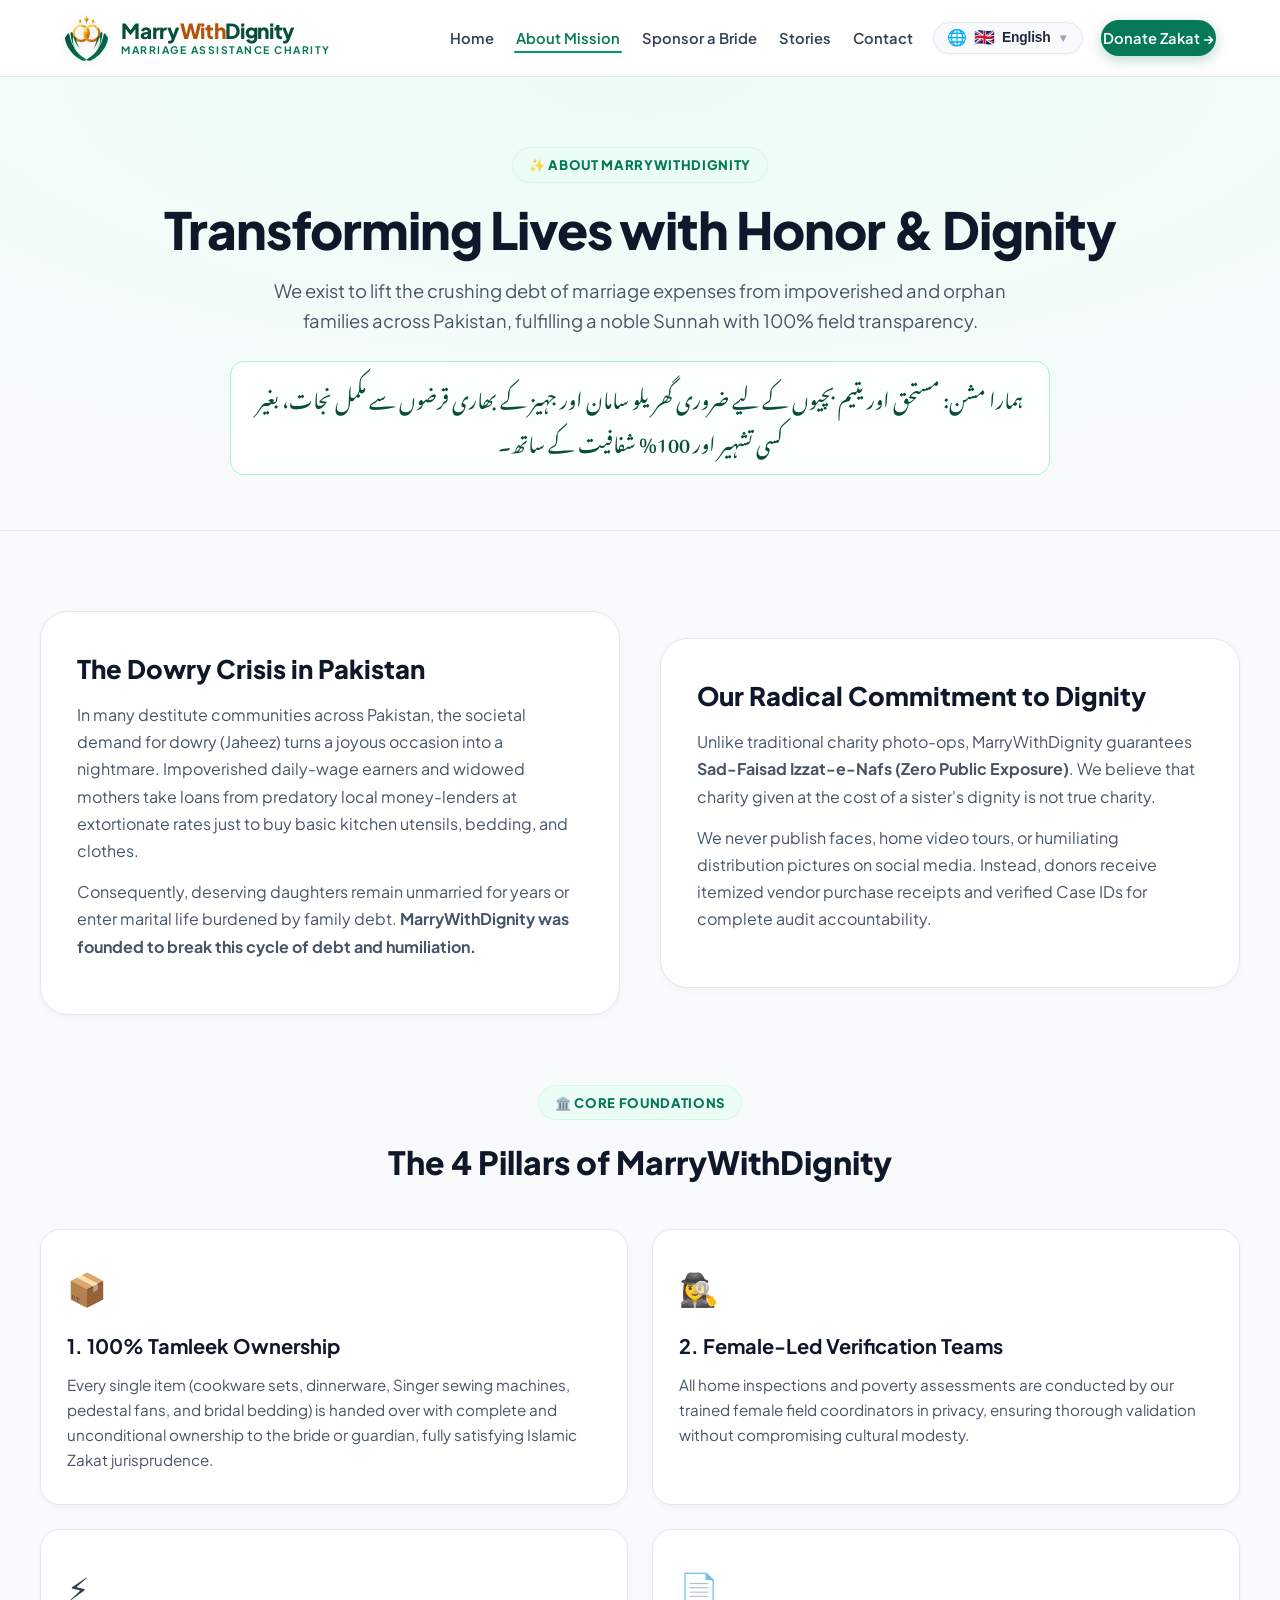
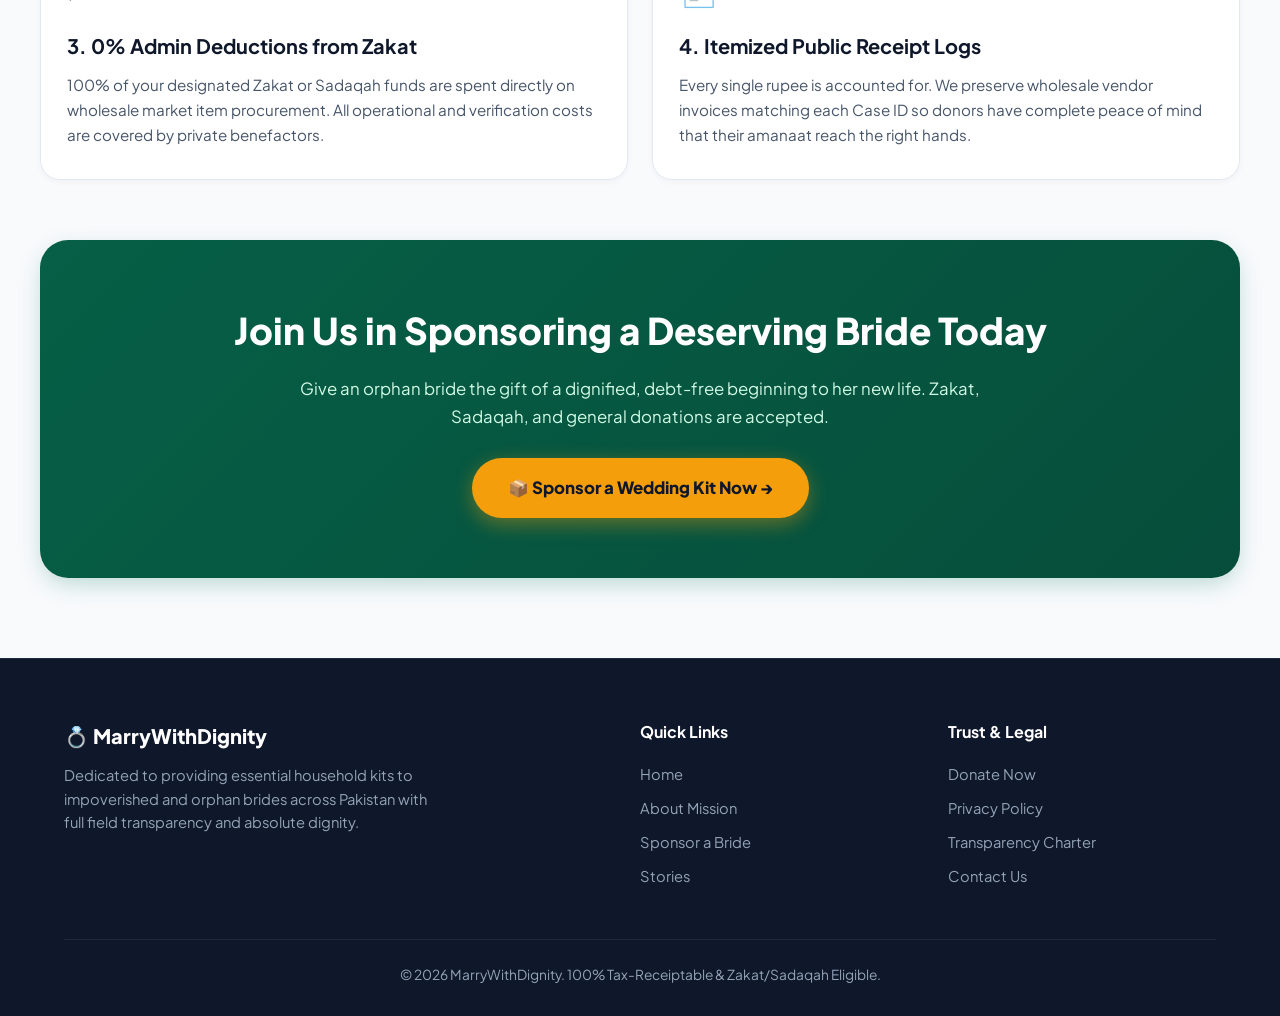
<file: about.html>
<!DOCTYPE html>
<html lang="en">
<head>
  <meta charset="UTF-8">
  <meta name="viewport" content="width=device-width, initial-scale=1.0">
  <title>About Us - MarryWithDignity Pakistan</title>
  <meta name="description" content="Learn about MarryWithDignity. Our mission, values, female-led field verification, and commitment to 100% Tamleek and dignity for orphan brides.">
  <link rel="canonical" href="https://marrywithdignity.org/about.html">

  <!-- Favicon & Brand Icons -->
  <link rel="icon" type="image/svg+xml" href="favicon.svg">
  <link rel="icon" type="image/png" sizes="32x32" href="favicon-32x32.png">
  <link rel="icon" type="image/png" sizes="16x16" href="favicon-16x16.png">
  <link rel="apple-touch-icon" sizes="180x180" href="apple-touch-icon.png">
  <link rel="shortcut icon" href="favicon.ico">
  <link rel="manifest" href="site.webmanifest">
  <meta name="theme-color" content="#065f46">

  <!-- Google Fonts -->
  <link rel="preconnect" href="https://fonts.googleapis.com">
  <link rel="preconnect" href="https://fonts.gstatic.com" crossorigin>
  <link href="https://fonts.googleapis.com/css2?family=Noto+Nastaliq+Urdu:wght@400;700&family=Plus+Jakarta+Sans:wght@400;500;600;700;800&display=swap" rel="stylesheet">
  <link rel="stylesheet" href="assets/rareui.css">
  <link rel="stylesheet" href="assets/language.css">
  
  <style>
    :root {
      --primary-900: #064e3b;
      --primary-800: #065f46;
      --primary-700: #047857;
      --primary-600: #059669;
      --primary-500: #10b981;
      --primary-100: #d1fae5;
      --primary-50: #ecfdf5;
      --slate-900: #0f172a;
      --slate-800: #1e293b;
      --slate-700: #334155;
      --slate-600: #475569;
      --slate-500: #64748b;
      --slate-400: #94a3b8;
      --slate-200: #e2e8f0;
      --slate-100: #f1f5f9;
      --slate-50: #f8fafc;
      --white: #ffffff;
      --shadow-sm: 0 2px 6px 0 rgba(0, 0, 0, 0.04);
      --shadow-md: 0 6px 20px -2px rgba(15, 23, 42, 0.08);
      --shadow-lg: 0 12px 32px -4px rgba(15, 23, 42, 0.12);
      --shadow-primary: 0 8px 25px -4px rgba(4, 120, 87, 0.28);
      --radius-sm: 8px;
      --radius-md: 14px;
      --radius-lg: 20px;
      --radius-xl: 28px;
      --radius-full: 9999px;
      --transition-fast: 0.2s cubic-bezier(0.16, 1, 0.3, 1);
      --transition-normal: 0.3s cubic-bezier(0.16, 1, 0.3, 1);
    }

    *, *::before, *::after {
      box-sizing: border-box;
      margin: 0;
      padding: 0;
    }

    html {
      scroll-behavior: smooth;
      -webkit-text-size-adjust: 100%;
    }

    body {
      font-family: 'Plus Jakarta Sans', system-ui, -apple-system, sans-serif;
      font-size: 16px;
      line-height: 1.65;
      color: var(--slate-700);
      background-color: var(--slate-50);
      overflow-x: hidden;
      -webkit-font-smoothing: antialiased;
    }

    a {
      text-decoration: none;
      color: inherit;
      transition: color var(--transition-fast);
    }

    .container {
      width: 100%;
      max-width: 1200px;
      margin-left: auto;
      margin-right: auto;
      padding-left: 24px;
      padding-right: 24px;
    }

    .section-padding { padding: 80px 0; }
    .bg-white { background-color: var(--white); }
    .bg-light { background-color: var(--slate-50); }

    /* NAVBAR */
    .navbar {
      position: sticky;
      top: 0;
      background: rgba(255, 255, 255, 0.96);
      backdrop-filter: blur(12px);
      -webkit-backdrop-filter: blur(12px);
      border-bottom: 1px solid var(--slate-200);
      z-index: 1000;
      padding: 14px 0;
      width: 100%;
    }

    .nav-container {
      display: flex;
      justify-content: space-between;
      align-items: center;
      gap: 20px;
    }

        .nav-logo-link {
      display: inline-flex;
      align-items: center;
      text-decoration: none;
      flex-shrink: 0;
      gap: 12px;
    }

    .nav-logo {
      height: 48px;
      width: auto;
      object-fit: contain;
      transition: transform 0.2s ease;
      filter: drop-shadow(0 2px 5px rgba(6, 78, 59, 0.12));
    }

    .nav-logo-link:hover .nav-logo {
      transform: scale(1.06);
    }

    .nav-logo-brand {
      display: flex;
      flex-direction: column;
      justify-content: center;
      line-height: 1.15;
    }

    .nav-logo-title {
      font-size: 1.30rem;
      font-weight: 800;
      color: var(--primary-900);
      letter-spacing: -0.35px;
      font-family: 'Plus Jakarta Sans', sans-serif;
      line-height: 1.1;
      text-decoration: none;
      white-space: nowrap;
    }

    .nav-logo-title .text-gold {
      color: var(--accent-gold-dark, #b45309);
    }

    .nav-logo-tagline {
      font-size: 0.65rem;
      font-weight: 700;
      color: var(--primary-700);
      letter-spacing: 1.5px;
      text-transform: uppercase;
      font-family: 'Plus Jakarta Sans', sans-serif;
      margin-top: 2px;
      white-space: nowrap;
    }

    .nav-links {
      display: flex;
      gap: 18px;
      list-style: none;
      align-items: center;
    }

    .nav-links a {
      font-weight: 600;
      font-size: 0.92rem;
      color: var(--slate-700);
      padding: 6px 2px;
      position: relative;
      white-space: nowrap;
      transition: color var(--transition-fast);
    }

    .nav-links a:hover, .nav-links a.active {
      color: var(--primary-700);
    }

    .nav-links a.active::after {
      content: '';
      position: absolute;
      bottom: 0;
      left: 0;
      width: 100%;
      height: 2px;
      background: var(--primary-600);
      border-radius: 2px;
    }

    .nav-cta-btn {
      background: var(--primary-700);
      color: var(--white) !important;
      padding: 9px 20px;
      border-radius: var(--radius-full);
      font-weight: 700;
      font-size: 0.88rem;
      box-shadow: 0 4px 14px rgba(4, 120, 87, 0.28);
      transition: all var(--transition-normal);
      display: inline-flex;
      align-items: center;
      justify-content: center;
      gap: 6px;
      white-space: nowrap;
      flex-shrink: 0;
      text-align: center;
    }

    .nav-cta-btn:hover {
      background: var(--primary-800);
      transform: translateY(-2px);
      box-shadow: 0 6px 18px rgba(4, 120, 87, 0.38);
    }

    .mobile-menu-toggle {
      display: none;
      background: var(--slate-100);
      border: 1px solid var(--slate-200);
      color: var(--slate-800);
      font-size: 1.35rem;
      width: 44px;
      height: 44px;
      border-radius: 10px;
      cursor: pointer;
      align-items: center;
      justify-content: center;
      transition: all var(--transition-fast);
      outline: none;
      -webkit-tap-highlight-color: transparent;
    }

    .mobile-menu-toggle:hover, .mobile-menu-toggle:focus {
      background: var(--primary-50);
      border-color: var(--primary-200);
      color: var(--primary-700);
    }

    /* PAGE HERO */
    .page-hero {
      background: radial-gradient(100% 100% at 50% 0%, #ecfdf5 0%, #f8fafc 100%);
      padding: 70px 0 55px 0;
      text-align: center;
      border-bottom: 1px solid var(--slate-200);
    }

    .page-tag {
      display: inline-flex;
      align-items: center;
      gap: 6px;
      background: var(--primary-50);
      border: 1px solid var(--primary-100);
      color: var(--primary-700);
      font-size: 0.82rem;
      font-weight: 800;
      text-transform: uppercase;
      letter-spacing: 0.05em;
      padding: 6px 16px;
      border-radius: var(--radius-full);
      margin-bottom: 16px;
    }

    .page-title {
      font-size: clamp(2rem, 4.5vw, 3.2rem);
      font-weight: 800;
      color: var(--slate-900);
      letter-spacing: -0.02em;
      line-height: 1.2;
      margin-bottom: 16px;
    }

    .page-subtitle {
      color: var(--slate-600);
      font-size: clamp(1rem, 2vw, 1.15rem);
      max-width: 780px;
      margin: 0 auto 24px auto;
      line-height: 1.65;
    }

    .urdu-banner {
      font-family: 'Noto Nastaliq Urdu', Tahoma, sans-serif;
      font-size: clamp(1.05rem, 2vw, 1.25rem);
      color: var(--primary-900);
      direction: rtl;
      line-height: 2.2;
      max-width: 820px;
      margin: 0 auto;
      padding: 12px 24px;
      background: rgba(255, 255, 255, 0.8);
      border: 1px solid #a7f3d0;
      border-radius: var(--radius-md);
    }

    /* STORY / ABOUT CARDS */
    .about-grid {
      display: grid;
      grid-template-columns: 1fr 1fr;
      gap: 40px;
      align-items: center;
      margin-bottom: 70px;
    }

    .about-card {
      background: var(--white);
      border: 1px solid var(--slate-200);
      border-radius: var(--radius-xl);
      padding: 40px 36px;
      box-shadow: var(--shadow-sm);
    }

    .about-card h3 {
      font-size: 1.6rem;
      font-weight: 800;
      color: var(--slate-900);
      margin-bottom: 16px;
      line-height: 1.3;
    }

    .about-card p {
      color: var(--slate-600);
      font-size: 1rem;
      line-height: 1.7;
      margin-bottom: 14px;
    }

    /* 4 PILLARS */
    .pillars-grid {
      display: grid;
      grid-template-columns: repeat(2, 1fr);
      gap: 24px;
      margin-top: 40px;
    }

    .pillar-card {
      background: var(--white);
      border: 1px solid var(--slate-200);
      border-radius: var(--radius-lg);
      padding: 32px 26px;
      box-shadow: var(--shadow-sm);
      transition: all var(--transition-normal);
    }

    .pillar-card:hover {
      border-color: var(--primary-500);
      transform: translateY(-4px);
      box-shadow: var(--shadow-md);
    }

    .pillar-icon {
      font-size: 2rem;
      margin-bottom: 14px;
      display: block;
    }

    .pillar-card h4 {
      font-size: 1.25rem;
      font-weight: 700;
      color: var(--slate-900);
      margin-bottom: 10px;
    }

    .pillar-card p {
      font-size: 0.95rem;
      color: var(--slate-600);
      line-height: 1.65;
    }

    /* CTA BOX */
    .cta-banner {
      background: linear-gradient(135deg, var(--primary-800) 0%, var(--primary-900) 100%);
      color: var(--white);
      border-radius: var(--radius-xl);
      padding: 60px 40px;
      text-align: center;
      margin-top: 60px;
      box-shadow: var(--shadow-primary);
    }

    .cta-banner h2 {
      font-size: clamp(1.7rem, 3.5vw, 2.3rem);
      font-weight: 800;
      margin-bottom: 14px;
    }

    .cta-banner p {
      color: var(--primary-100);
      font-size: 1.05rem;
      max-width: 680px;
      margin: 0 auto 28px auto;
    }

    .btn-cta-gold {
      display: inline-flex;
      align-items: center;
      gap: 8px;
      background: #f59e0b;
      color: var(--slate-900) !important;
      font-weight: 800;
      font-size: 1.05rem;
      padding: 16px 36px;
      border-radius: var(--radius-full);
      box-shadow: 0 6px 20px rgba(245, 158, 11, 0.4);
      transition: all var(--transition-fast);
    }

    .btn-cta-gold:hover {
      background: #d97706;
      color: var(--white) !important;
      transform: translateY(-2px);
    }

    /* FOOTER */
    footer {
      background: var(--slate-900);
      color: var(--slate-400);
      padding: 60px 0 30px 0;
      font-size: 0.92rem;
      border-top: 1px solid var(--slate-800);
    }

    .footer-grid {
      display: grid;
      grid-template-columns: 2fr 1fr 1fr;
      gap: 40px;
      margin-bottom: 40px;
    }

    .footer-brand p {
      margin-top: 12px;
      max-width: 380px;
      line-height: 1.6;
    }

    .footer-links h5 {
      color: var(--white);
      font-size: 1rem;
      margin-bottom: 16px;
    }

    .footer-links ul { list-style: none; }
    .footer-links li { margin-bottom: 10px; }
    .footer-links a:hover { color: var(--white); }

    .footer-bottom {
      text-align: center;
      padding-top: 24px;
      border-top: 1px solid var(--slate-800);
      font-size: 0.86rem;
    }

    @media (max-width: 1150px) and (min-width: 769px) {
      .nav-links { gap: 14px; }
      .nav-links a { font-size: 0.88rem; padding: 6px 2px; }
      .nav-cta-btn { padding: 8px 16px; font-size: 0.85rem; }
    }

    @media (max-width: 768px) {
      .mobile-menu-toggle { display: flex; }
      .nav-links {
        position: absolute;
        top: 100%;
        left: 0;
        right: 0;
        width: 100%;
        background: var(--white);
        flex-direction: column;
        align-items: stretch;
        gap: 0;
        padding: 16px 24px 24px 24px;
        border-bottom: 2px solid var(--primary-600);
        box-shadow: var(--shadow-lg);
        display: none;
        z-index: 1001;
      }
      .nav-links.active { display: flex; }
      .nav-links li { width: 100%; border-bottom: 1px solid var(--slate-100); }
      .nav-links li:last-child { border-bottom: none; }
      .nav-links a { display: block; padding: 14px 0; font-size: 1.05rem; }
      .nav-cta-btn { display: flex; align-items: center; justify-content: center; text-align: center; margin-top: 14px; padding: 12px 20px; white-space: nowrap; }

      .about-grid, .pillars-grid {
        grid-template-columns: 1fr;
        gap: 20px;
      }

      .about-card, .pillar-card, .cta-banner {
        padding: 28px 20px;
      }

      .footer-grid { grid-template-columns: 1fr; gap: 30px; }
    }

    @media (max-width: 480px) {
      .container { padding-left: 16px; padding-right: 16px; }
      .nav-logo { height: 38px; }
      .nav-logo-title { font-size: 1.08rem; }
      .nav-logo-tagline { font-size: 0.54rem; letter-spacing: 0.8px; }
    }
  </style>
</head>
<body>

  <!-- STICKY NAVBAR -->
  <nav class="navbar">
    <div class="container nav-container">
      <a href="index.html" class="nav-logo-link">
        <img src="images/logo-icon.svg" alt="MarryWithDignity Logo" class="nav-logo">
        <div class="nav-logo-brand">
          <span class="nav-logo-title">Marry<span class="text-gold">With</span>Dignity</span>
          <span class="nav-logo-tagline">Marriage Assistance Charity</span>
        </div>
      </a>

      <button class="mobile-menu-toggle" id="mobileMenuBtn" aria-label="Toggle Menu">
        <span>☰</span>
      </button>

      <ul class="nav-links" id="navLinks">
        <li><a href="index.html">Home</a></li>
        <li><a href="about.html" class="active">About Mission</a></li>
        <li><a href="donate.html">Sponsor a Bride</a></li>
        <li><a href="stories.html">Stories</a></li>
        <li><a href="contact.html">Contact</a></li>
        <li class="nav-lang-item">
          <div class="lang-selector-wrapper"></div>
        </li>
        <li><a href="donate.html" class="nav-cta-btn">Donate Zakat →</a></li>
      </ul>
    </div>
  </nav>

  <!-- PAGE HERO -->
  <header class="page-hero">
    <div class="container">
      <div class="page-tag">✨ ABOUT MARRYWITHDIGNITY</div>
      <h1 class="page-title">Transforming Lives with Honor &amp; Dignity</h1>
      <p class="page-subtitle">
        We exist to lift the crushing debt of marriage expenses from impoverished and orphan families across Pakistan, fulfilling a noble Sunnah with 100% field transparency.
      </p>
      <div class="urdu-banner" lang="ur">
        ہمارا مشن: مستحق اور یتیم بچیوں کے لیے ضروری گھریلو سامان اور جہیز کے بھاری قرضوں سے مکمل نجات، بغیر کسی تشہیر اور 100% شفافیت کے ساتھ۔
      </div>
    </div>
  </header>

  <!-- MAIN ABOUT CONTENT -->
  <main class="container section-padding">
    
    <!-- WHY WE EXIST & OUR VISION -->
    <div class="about-grid">
      <div class="about-card">
        <h3>The Dowry Crisis in Pakistan</h3>
        <p>
          In many destitute communities across Pakistan, the societal demand for dowry (Jaheez) turns a joyous occasion into a nightmare. Impoverished daily-wage earners and widowed mothers take loans from predatory local money-lenders at extortionate rates just to buy basic kitchen utensils, bedding, and clothes.
        </p>
        <p>
          Consequently, deserving daughters remain unmarried for years or enter marital life burdened by family debt. <strong>MarryWithDignity was founded to break this cycle of debt and humiliation.</strong>
        </p>
      </div>

      <div class="about-card">
        <h3>Our Radical Commitment to Dignity</h3>
        <p>
          Unlike traditional charity photo-ops, MarryWithDignity guarantees <strong>Sad-Faisad Izzat-e-Nafs (Zero Public Exposure)</strong>. We believe that charity given at the cost of a sister's dignity is not true charity.
        </p>
        <p>
          We never publish faces, home video tours, or humiliating distribution pictures on social media. Instead, donors receive itemized vendor purchase receipts and verified Case IDs for complete audit accountability.
        </p>
      </div>
    </div>

    <!-- 4 PILLARS OF OUR TRUST -->
    <div style="text-align: center; max-width: 720px; margin: 0 auto 10px auto;">
      <div class="page-tag">🏛️ CORE FOUNDATIONS</div>
      <h2 style="font-size: 2rem; font-weight: 800; color: var(--slate-900);">The 4 Pillars of MarryWithDignity</h2>
    </div>

    <div class="pillars-grid">
      <div class="pillar-card">
        <span class="pillar-icon">📦</span>
        <h4>1. 100% Tamleek Ownership</h4>
        <p>Every single item (cookware sets, dinnerware, Singer sewing machines, pedestal fans, and bridal bedding) is handed over with complete and unconditional ownership to the bride or guardian, fully satisfying Islamic Zakat jurisprudence.</p>
      </div>

      <div class="pillar-card">
        <span class="pillar-icon">🕵️‍♀️</span>
        <h4>2. Female-Led Verification Teams</h4>
        <p>All home inspections and poverty assessments are conducted by our trained female field coordinators in privacy, ensuring thorough validation without compromising cultural modesty.</p>
      </div>

      <div class="pillar-card">
        <span class="pillar-icon">⚡</span>
        <h4>3. 0% Admin Deductions from Zakat</h4>
        <p>100% of your designated Zakat or Sadaqah funds are spent directly on wholesale market item procurement. All operational and verification costs are covered by private benefactors.</p>
      </div>

      <div class="pillar-card">
        <span class="pillar-icon">📄</span>
        <h4>4. Itemized Public Receipt Logs</h4>
        <p>Every single rupee is accounted for. We preserve wholesale vendor invoices matching each Case ID so donors have complete peace of mind that their amanaat reach the right hands.</p>
      </div>
    </div>

    <!-- CTA BANNER -->
    <div class="cta-banner">
      <h2>Join Us in Sponsoring a Deserving Bride Today</h2>
      <p>Give an orphan bride the gift of a dignified, debt-free beginning to her new life. Zakat, Sadaqah, and general donations are accepted.</p>
      <a href="donate.html" class="btn-cta-gold">
        <span>📦 Sponsor a Wedding Kit Now →</span>
      </a>
    </div>

  </main>

  <!-- FOOTER -->
  <footer>
    <div class="container">
      <div class="footer-grid">
        <div class="footer-brand">
          <h4 style="color: var(--white); font-size: 1.25rem; font-weight: 800;">💍 MarryWithDignity</h4>
          <p>
            Dedicated to providing essential household kits to impoverished and orphan brides across Pakistan with full field transparency and absolute dignity.
          </p>
        </div>
        <div class="footer-links">
          <h5>Quick Links</h5>
          <ul>
            <li><a href="index.html">Home</a></li>
            <li><a href="about.html">About Mission</a></li>
            <li><a href="donate.html">Sponsor a Bride</a></li>
            <li><a href="stories.html">Stories</a></li>
          </ul>
        </div>
        <div class="footer-links">
          <h5>Trust &amp; Legal</h5>
          <ul>
            <li><a href="donate.html">Donate Now</a></li>
            <li><a href="privacy-policy.html">Privacy Policy</a></li>
            <li><a href="terms.html">Transparency Charter</a></li>
            <li><a href="contact.html">Contact Us</a></li>
          </ul>
        </div>
      </div>

      <div class="footer-bottom">
        <p>© 2026 MarryWithDignity. 100% Tax-Receiptable &amp; Zakat/Sadaqah Eligible.</p>
      </div>
    </div>
  </footer>

  <!-- MOBILE MENU SCRIPT -->
  <script>
    document.addEventListener('DOMContentLoaded', function() {
      const mobileMenuBtn = document.getElementById('mobileMenuBtn');
      const navLinks = document.getElementById('navLinks');

      if (mobileMenuBtn && navLinks) {
        mobileMenuBtn.addEventListener('click', function(e) {
          e.stopPropagation();
          const isActive = navLinks.classList.toggle('active');
          mobileMenuBtn.innerHTML = isActive ? '<span>✕</span>' : '<span>☰</span>';
        });

        navLinks.querySelectorAll('a').forEach(link => {
          link.addEventListener('click', function() {
            navLinks.classList.remove('active');
            mobileMenuBtn.innerHTML = '<span>☰</span>';
          });
        });

        document.addEventListener('click', function(e) {
          if (!navLinks.contains(e.target) && !mobileMenuBtn.contains(e.target)) {
            navLinks.classList.remove('active');
            mobileMenuBtn.innerHTML = '<span>☰</span>';
          }
        });
      }
    });
  </script>
  <script src="assets/language.js"></script>
  <script src="assets/rareui.js"></script>
</body>
</html>
</file>
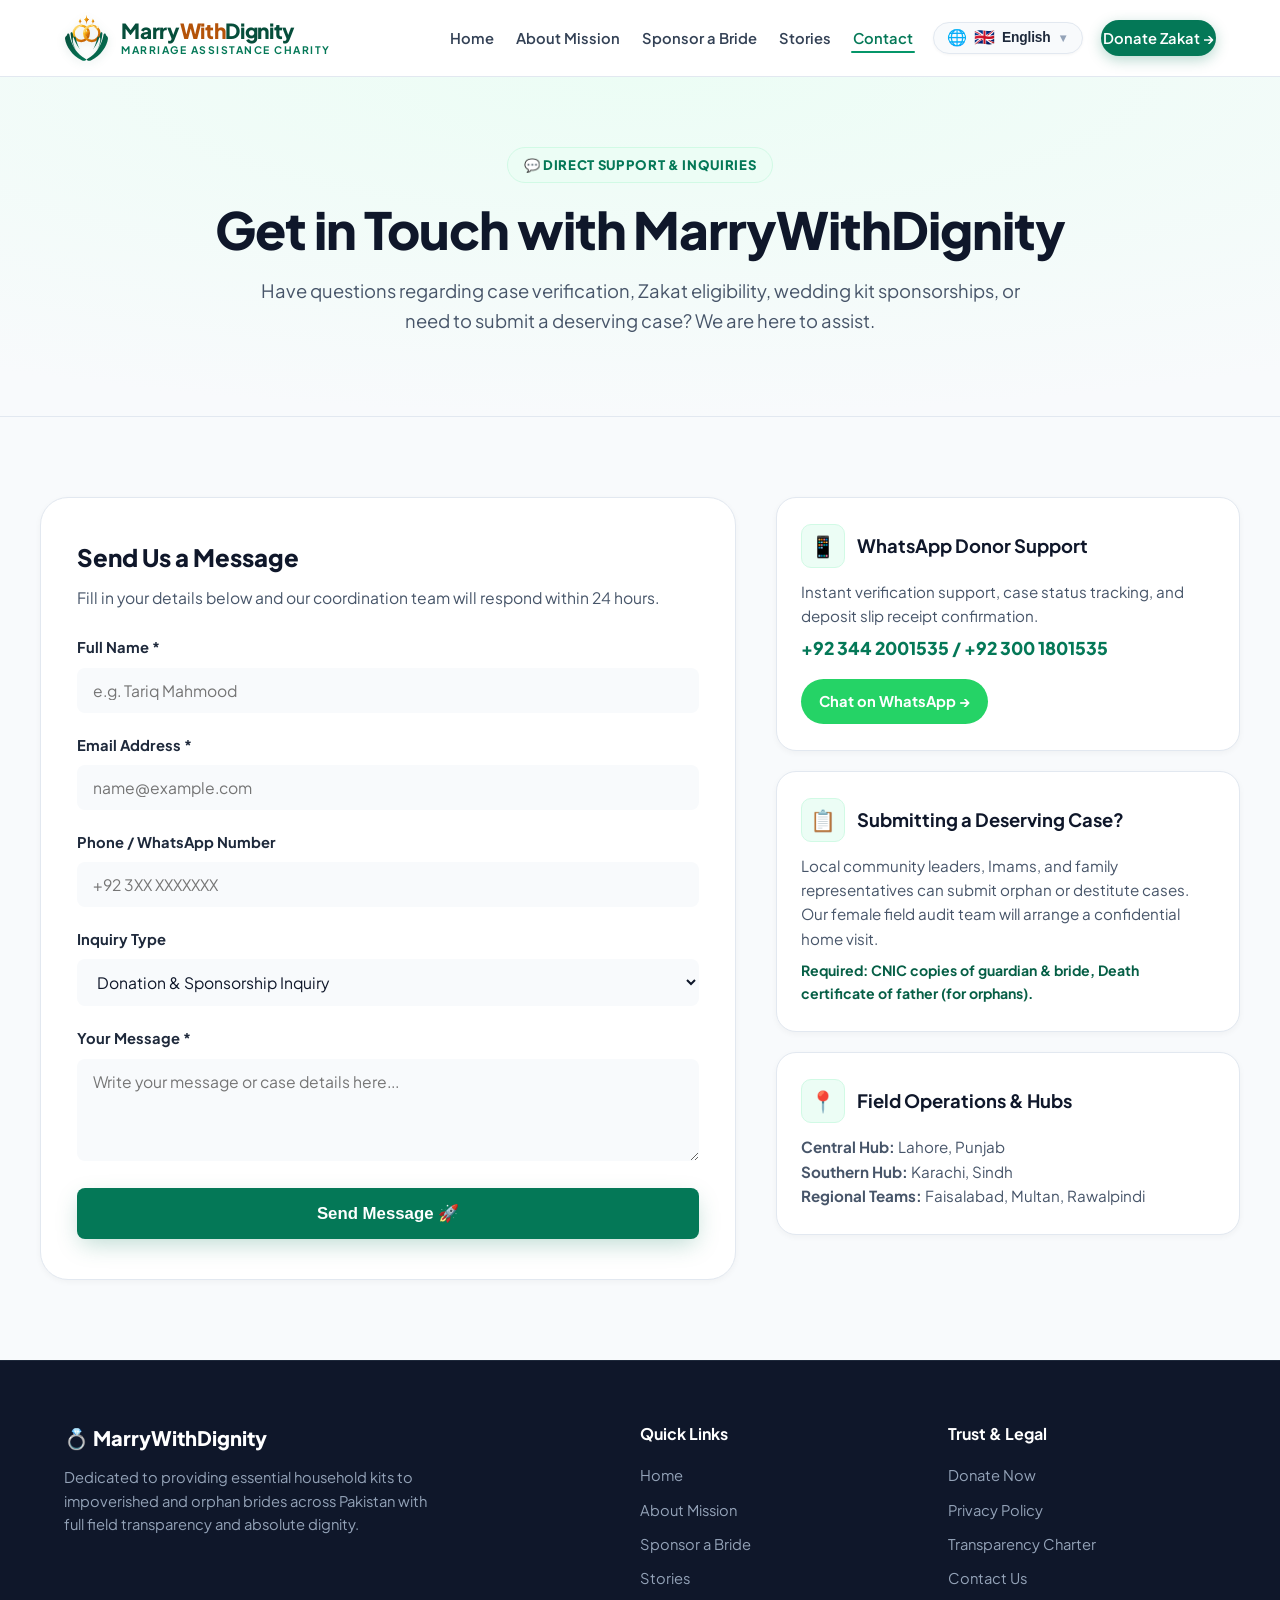
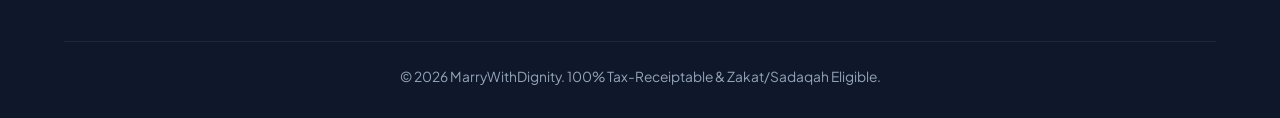
<file: contact.html>
<!DOCTYPE html>
<html lang="en">
<head>
  <meta charset="UTF-8">
  <meta name="viewport" content="width=device-width, initial-scale=1.0">
  <title>Contact Us - MarryWithDignity</title>
  <meta name="description" content="Contact MarryWithDignity. Case submissions, donor inquiries, verification status, and WhatsApp support in Pakistan.">
  <link rel="canonical" href="https://marrywithdignity.org/contact.html">

  <!-- Favicon & Brand Icons -->
  <link rel="icon" type="image/svg+xml" href="favicon.svg">
  <link rel="icon" type="image/png" sizes="32x32" href="favicon-32x32.png">
  <link rel="icon" type="image/png" sizes="16x16" href="favicon-16x16.png">
  <link rel="apple-touch-icon" sizes="180x180" href="apple-touch-icon.png">
  <link rel="shortcut icon" href="favicon.ico">
  <link rel="manifest" href="site.webmanifest">
  <meta name="theme-color" content="#065f46">

  <!-- Google Fonts -->
  <link rel="preconnect" href="https://fonts.googleapis.com">
  <link rel="preconnect" href="https://fonts.gstatic.com" crossorigin>
  <link href="https://fonts.googleapis.com/css2?family=Noto+Nastaliq+Urdu:wght@400;700&family=Plus+Jakarta+Sans:wght@400;500;600;700;800&display=swap" rel="stylesheet">
  <link rel="stylesheet" href="assets/rareui.css">
  <link rel="stylesheet" href="assets/language.css">
  
  <style>
    :root {
      --primary-900: #064e3b;
      --primary-800: #065f46;
      --primary-700: #047857;
      --primary-600: #059669;
      --primary-500: #10b981;
      --primary-100: #d1fae5;
      --primary-50: #ecfdf5;
      
      --accent-gold: #f59e0b;
      --accent-gold-dark: #b45309;
      
      --slate-900: #0f172a;
      --slate-800: #1e293b;
      --slate-700: #334155;
      --slate-600: #475569;
      --slate-500: #64748b;
      --slate-400: #94a3b8;
      --slate-200: #e2e8f0;
      --slate-100: #f1f5f9;
      --slate-50: #f8fafc;
      --white: #ffffff;
      
      --whatsapp-green: #25d366;

      --shadow-sm: 0 2px 6px 0 rgba(0, 0, 0, 0.04);
      --shadow-md: 0 6px 20px -2px rgba(15, 23, 42, 0.08);
      --shadow-lg: 0 12px 32px -4px rgba(15, 23, 42, 0.12);
      --shadow-primary: 0 8px 25px -4px rgba(4, 120, 87, 0.28);

      --radius-sm: 8px;
      --radius-md: 14px;
      --radius-lg: 20px;
      --radius-xl: 28px;
      --radius-full: 9999px;

      --transition-fast: 0.2s cubic-bezier(0.16, 1, 0.3, 1);
      --transition-normal: 0.3s cubic-bezier(0.16, 1, 0.3, 1);
    }

    *, *::before, *::after {
      box-sizing: border-box;
      margin: 0;
      padding: 0;
    }

    html {
      scroll-behavior: smooth;
      -webkit-text-size-adjust: 100%;
    }

    body {
      font-family: 'Plus Jakarta Sans', system-ui, -apple-system, sans-serif;
      font-size: 16px;
      line-height: 1.65;
      color: var(--slate-700);
      background-color: var(--slate-50);
      overflow-x: hidden;
      -webkit-font-smoothing: antialiased;
    }

    a {
      text-decoration: none;
      color: inherit;
      transition: color var(--transition-fast);
    }

    .container {
      width: 100%;
      max-width: 1200px;
      margin-left: auto;
      margin-right: auto;
      padding-left: 24px;
      padding-right: 24px;
    }

    .section-padding { padding: 80px 0; }
    .bg-white { background-color: var(--white); }
    .bg-light { background-color: var(--slate-50); }

    /* NAVBAR */
    .navbar {
      position: sticky;
      top: 0;
      background: rgba(255, 255, 255, 0.96);
      backdrop-filter: blur(12px);
      -webkit-backdrop-filter: blur(12px);
      border-bottom: 1px solid var(--slate-200);
      z-index: 1000;
      padding: 14px 0;
      width: 100%;
    }

    .nav-container {
      display: flex;
      justify-content: space-between;
      align-items: center;
      gap: 20px;
    }

    .nav-logo-link {
      display: inline-flex;
      align-items: center;
      text-decoration: none;
      flex-shrink: 0;
      gap: 12px;
    }

    .nav-logo {
      height: 48px;
      width: auto;
      object-fit: contain;
      transition: transform 0.2s ease;
      filter: drop-shadow(0 2px 5px rgba(6, 78, 59, 0.12));
    }

    .nav-logo-link:hover .nav-logo {
      transform: scale(1.06);
    }

    .nav-logo-brand {
      display: flex;
      flex-direction: column;
      justify-content: center;
      line-height: 1.15;
    }

    .nav-logo-title {
      font-size: 1.30rem;
      font-weight: 800;
      color: var(--primary-900);
      letter-spacing: -0.35px;
      font-family: 'Plus Jakarta Sans', sans-serif;
      line-height: 1.1;
      text-decoration: none;
      white-space: nowrap;
    }

    .nav-logo-title .text-gold {
      color: var(--accent-gold-dark, #b45309);
    }

    .nav-logo-tagline {
      font-size: 0.65rem;
      font-weight: 700;
      color: var(--primary-700);
      letter-spacing: 1.5px;
      text-transform: uppercase;
      font-family: 'Plus Jakarta Sans', sans-serif;
      margin-top: 2px;
      white-space: nowrap;
    }

    .nav-links {
      display: flex;
      gap: 18px;
      list-style: none;
      align-items: center;
    }

    .nav-links a {
      font-weight: 600;
      font-size: 0.92rem;
      color: var(--slate-700);
      padding: 6px 2px;
      position: relative;
      white-space: nowrap;
      transition: color var(--transition-fast);
    }

    .nav-links a:hover, .nav-links a.active {
      color: var(--primary-700);
    }

    .nav-links a.active::after {
      content: '';
      position: absolute;
      bottom: 0;
      left: 0;
      width: 100%;
      height: 2px;
      background: var(--primary-600);
      border-radius: 2px;
    }

    .nav-cta-btn {
      background: var(--primary-700);
      color: var(--white) !important;
      padding: 9px 20px;
      border-radius: var(--radius-full);
      font-weight: 700;
      font-size: 0.88rem;
      box-shadow: 0 4px 14px rgba(4, 120, 87, 0.28);
      transition: all var(--transition-normal);
      display: inline-flex;
      align-items: center;
      justify-content: center;
      gap: 6px;
      white-space: nowrap;
      flex-shrink: 0;
      text-align: center;
    }

    .nav-cta-btn:hover {
      background: var(--primary-800);
      transform: translateY(-2px);
      box-shadow: 0 6px 18px rgba(4, 120, 87, 0.38);
    }

    .mobile-menu-toggle {
      display: none;
      background: var(--slate-100);
      border: 1px solid var(--slate-200);
      color: var(--slate-800);
      font-size: 1.35rem;
      width: 44px;
      height: 44px;
      border-radius: 10px;
      cursor: pointer;
      align-items: center;
      justify-content: center;
      transition: all var(--transition-fast);
      outline: none;
      -webkit-tap-highlight-color: transparent;
    }

    .mobile-menu-toggle:hover, .mobile-menu-toggle:focus {
      background: var(--primary-50);
      border-color: var(--primary-200);
      color: var(--primary-700);
    }

    /* PAGE HERO */
    .page-hero {
      background: radial-gradient(100% 100% at 50% 0%, #ecfdf5 0%, #f8fafc 100%);
      padding: 70px 0 55px 0;
      text-align: center;
      border-bottom: 1px solid var(--slate-200);
    }

    .page-tag {
      display: inline-flex;
      align-items: center;
      gap: 6px;
      background: var(--primary-50);
      border: 1px solid var(--primary-100);
      color: var(--primary-700);
      font-size: 0.82rem;
      font-weight: 800;
      text-transform: uppercase;
      letter-spacing: 0.05em;
      padding: 6px 16px;
      border-radius: var(--radius-full);
      margin-bottom: 16px;
    }

    .page-title {
      font-size: clamp(2rem, 4.5vw, 3.2rem);
      font-weight: 800;
      color: var(--slate-900);
      letter-spacing: -0.02em;
      line-height: 1.2;
      margin-bottom: 16px;
    }

    .page-subtitle {
      color: var(--slate-600);
      font-size: clamp(1rem, 2vw, 1.15rem);
      max-width: 780px;
      margin: 0 auto 24px auto;
      line-height: 1.65;
    }

    /* CONTACT GRID */
    .contact-grid {
      display: grid;
      grid-template-columns: 1.2fr 0.8fr;
      gap: 40px;
      align-items: start;
    }

    .contact-form-card {
      background: var(--white);
      border: 1px solid var(--slate-200);
      border-radius: var(--radius-xl);
      padding: 40px 36px;
      box-shadow: var(--shadow-sm);
    }

    .contact-form-card h3 {
      font-size: 1.5rem;
      font-weight: 800;
      color: var(--slate-900);
      margin-bottom: 8px;
    }

    .contact-form-card p {
      font-size: 0.98rem;
      color: var(--slate-600);
      margin-bottom: 24px;
    }

    .form-group {
      margin-bottom: 20px;
    }

    .form-label {
      display: block;
      font-weight: 700;
      font-size: 0.92rem;
      color: var(--slate-800);
      margin-bottom: 8px;
    }

    .form-input, .form-textarea, .form-select {
      width: 100%;
      padding: 13px 16px;
      border-radius: var(--radius-sm);
      border: 1px solid var(--slate-300);
      background: var(--slate-50);
      color: var(--slate-900);
      font-size: 0.98rem;
      outline: none;
      transition: all var(--transition-fast);
      box-sizing: border-box;
      font-family: inherit;
    }

    .form-input:focus, .form-textarea:focus, .form-select:focus {
      border-color: var(--primary-600);
      background: var(--white);
      box-shadow: 0 0 0 3px rgba(4, 120, 87, 0.15);
    }

    .btn-submit {
      width: 100%;
      background: var(--primary-700);
      color: var(--white);
      border: none;
      font-weight: 700;
      font-size: 1.05rem;
      padding: 15px;
      border-radius: var(--radius-sm);
      cursor: pointer;
      box-shadow: var(--shadow-primary);
      transition: all var(--transition-normal);
    }

    .btn-submit:hover {
      background: var(--primary-800);
      transform: translateY(-2px);
    }

    /* INFO CARDS (RIGHT COLUMN) */
    .info-stack {
      display: flex;
      flex-direction: column;
      gap: 20px;
    }

    .info-card {
      background: var(--white);
      border: 1px solid var(--slate-200);
      border-radius: var(--radius-lg);
      padding: 26px 24px;
      box-shadow: var(--shadow-sm);
    }

    .info-card-header {
      display: flex;
      align-items: center;
      gap: 12px;
      margin-bottom: 12px;
    }

    .info-card-icon {
      width: 44px;
      height: 44px;
      border-radius: 10px;
      background: var(--primary-50);
      border: 1px solid var(--primary-100);
      display: flex;
      align-items: center;
      justify-content: center;
      font-size: 1.3rem;
      color: var(--primary-700);
    }

    .info-card h4 {
      font-size: 1.15rem;
      font-weight: 700;
      color: var(--slate-900);
    }

    .info-card p {
      font-size: 0.95rem;
      color: var(--slate-600);
      line-height: 1.6;
    }

    .whatsapp-direct-btn {
      display: inline-flex;
      align-items: center;
      justify-content: center;
      gap: 8px;
      background: var(--whatsapp-green);
      color: var(--white) !important;
      font-weight: 700;
      padding: 10px 18px;
      border-radius: var(--radius-full);
      font-size: 0.92rem;
      margin-top: 10px;
      transition: all var(--transition-fast);
    }

    .whatsapp-direct-btn:hover {
      background: #20bd5a;
      transform: translateY(-2px);
    }

    /* FOOTER */
    footer {
      background: var(--slate-900);
      color: var(--slate-400);
      padding: 60px 0 30px 0;
      font-size: 0.92rem;
      border-top: 1px solid var(--slate-800);
    }

    .footer-grid {
      display: grid;
      grid-template-columns: 2fr 1fr 1fr;
      gap: 40px;
      margin-bottom: 40px;
    }

    .footer-brand p {
      margin-top: 12px;
      max-width: 380px;
      line-height: 1.6;
    }

    .footer-links h5 {
      color: var(--white);
      font-size: 1rem;
      margin-bottom: 16px;
    }

    .footer-links ul { list-style: none; }
    .footer-links li { margin-bottom: 10px; }
    .footer-links a:hover { color: var(--white); }

    .footer-bottom {
      text-align: center;
      padding-top: 24px;
      border-top: 1px solid var(--slate-800);
      font-size: 0.86rem;
    }

    /* RESPONSIVE */
    @keyframes navSlideDown {
      from {
        opacity: 0;
        transform: translateY(-8px);
      }
      to {
        opacity: 1;
        transform: translateY(0);
      }
    }

    @media (max-width: 1024px) {
      .navbar { padding: 10px 0; }
      .mobile-menu-toggle { display: flex; }

      .nav-links {
        position: absolute;
        top: 100%;
        left: 0;
        right: 0;
        width: 100%;
        background: var(--white);
        flex-direction: column;
        align-items: stretch;
        gap: 0;
        padding: 16px 24px 24px 24px;
        border-bottom: 2px solid var(--primary-600);
        box-shadow: var(--shadow-lg);
        display: none;
        z-index: 1001;
      }

      .nav-links.active {
        display: flex;
        animation: navSlideDown 0.22s cubic-bezier(0.16, 1, 0.3, 1) forwards;
      }

      .nav-links li {
        width: 100%;
        border-bottom: 1px solid var(--slate-100);
      }
      .nav-links li:last-child {
        border-bottom: none;
      }
      .nav-links a {
        display: block;
        padding: 13px 4px;
        font-size: 1.02rem;
      }
      .nav-links a.active::after {
        display: none;
      }
      .nav-cta-btn {
        display: flex;
        justify-content: center;
        text-align: center;
        margin-top: 14px;
        padding: 13px 20px;
        width: 100%;
        box-sizing: border-box;
      }

      .contact-grid { grid-template-columns: 1fr; }
      .footer-grid { grid-template-columns: 1fr 1fr; }
    }

    @media (max-width: 480px) {
      .container { padding-left: 16px; padding-right: 16px; }
      .nav-logo { height: 38px; }
      .nav-logo-title { font-size: 1.08rem; }
      .nav-logo-tagline { font-size: 0.54rem; letter-spacing: 0.8px; }
    }
  </style>
</head>
<body>

  <!-- STICKY NAVBAR -->
  <nav class="navbar">
    <div class="container nav-container">
      <a href="index.html" class="nav-logo-link">
        <img src="images/logo-icon.svg" alt="MarryWithDignity Logo" class="nav-logo">
        <div class="nav-logo-brand">
          <span class="nav-logo-title">Marry<span class="text-gold">With</span>Dignity</span>
          <span class="nav-logo-tagline">Marriage Assistance Charity</span>
        </div>
      </a>

      <button class="mobile-menu-toggle" id="mobileMenuBtn" aria-label="Toggle Menu">
        <span>☰</span>
      </button>

      <ul class="nav-links" id="navLinks">
        <li><a href="index.html">Home</a></li>
        <li><a href="about.html">About Mission</a></li>
        <li><a href="donate.html">Sponsor a Bride</a></li>
        <li><a href="stories.html">Stories</a></li>
        <li><a href="contact.html" class="active">Contact</a></li>
        <li class="nav-lang-item">
          <div class="lang-selector-wrapper"></div>
        </li>
        <li><a href="donate.html" class="nav-cta-btn">Donate Zakat →</a></li>
      </ul>
    </div>
  </nav>

  <!-- PAGE HERO -->
  <header class="page-hero">
    <div class="container">
      <div class="page-tag">💬 DIRECT SUPPORT &amp; INQUIRIES</div>
      <h1 class="page-title">Get in Touch with MarryWithDignity</h1>
      <p class="page-subtitle">
        Have questions regarding case verification, Zakat eligibility, wedding kit sponsorships, or need to submit a deserving case? We are here to assist.
      </p>
    </div>
  </header>

  <!-- MAIN CONTACT SECTION -->
  <main class="container section-padding">
    <div class="contact-grid">

      <!-- LEFT: INQUIRY FORM -->
      <div class="contact-form-card">
        <h3>Send Us a Message</h3>
        <p>Fill in your details below and our coordination team will respond within 24 hours.</p>

        <form name="contact" method="POST" data-netlify="true" netlify-honeypot="bot-field">
          <input type="hidden" name="form-name" value="contact">
          
          <div class="form-group">
            <label class="form-label">Full Name *</label>
            <input type="text" name="name" required placeholder="e.g. Tariq Mahmood" class="form-input">
          </div>

          <div class="form-group">
            <label class="form-label">Email Address *</label>
            <input type="email" name="email" required placeholder="name@example.com" class="form-input">
          </div>

          <div class="form-group">
            <label class="form-label">Phone / WhatsApp Number</label>
            <input type="tel" name="phone" placeholder="+92 3XX XXXXXXX" class="form-input">
          </div>

          <div class="form-group">
            <label class="form-label">Inquiry Type</label>
            <select name="subject" class="form-select">
              <option value="donation_inquiry">Donation &amp; Sponsorship Inquiry</option>
              <option value="case_submission">Submit a Deserving Orphan Case</option>
              <option value="zakat_verification">Zakat &amp; Tamleek Audit Questions</option>
              <option value="other">General Inquiry</option>
            </select>
          </div>

          <div class="form-group">
            <label class="form-label">Your Message *</label>
            <textarea name="message" rows="4" required placeholder="Write your message or case details here..." class="form-textarea"></textarea>
          </div>

          <button type="submit" class="btn-submit">
            Send Message 🚀
          </button>
        </form>
      </div>

      <!-- RIGHT: DIRECT CONTACT CHANNELS -->
      <div class="info-stack">

        <!-- CARD 1: WHATSAPP -->
        <div class="info-card">
          <div class="info-card-header">
            <div class="info-card-icon">📱</div>
            <h4>WhatsApp Donor Support</h4>
          </div>
          <p>
            Instant verification support, case status tracking, and deposit slip receipt confirmation.
          </p>
          <div style="font-weight: 800; font-size: 1.1rem; color: var(--primary-700); margin: 6px 0;">
            +92 344 2001535 / +92 300 1801535
          </div>
          <a href="https://wa.me/923001801535?text=Assalam-o-Alaikum,%20I%20have%20an%20inquiry%20regarding%20MarryWithDignity." target="_blank" rel="noopener noreferrer" class="whatsapp-direct-btn">
            Chat on WhatsApp →
          </a>
        </div>

        <!-- CARD 2: CASE SUBMISSIONS -->
        <div class="info-card">
          <div class="info-card-header">
            <div class="info-card-icon">📋</div>
            <h4>Submitting a Deserving Case?</h4>
          </div>
          <p>
            Local community leaders, Imams, and family representatives can submit orphan or destitute cases. Our female field audit team will arrange a confidential home visit.
          </p>
          <div style="font-size: 0.88rem; color: var(--primary-800); font-weight: 700; margin-top: 8px;">
            Required: CNIC copies of guardian &amp; bride, Death certificate of father (for orphans).
          </div>
        </div>

        <!-- CARD 3: OPERATING REGIONS -->
        <div class="info-card">
          <div class="info-card-header">
            <div class="info-card-icon">📍</div>
            <h4>Field Operations &amp; Hubs</h4>
          </div>
          <p>
            <strong>Central Hub:</strong> Lahore, Punjab<br>
            <strong>Southern Hub:</strong> Karachi, Sindh<br>
            <strong>Regional Teams:</strong> Faisalabad, Multan, Rawalpindi
          </p>
        </div>

      </div>

    </div>
  </main>

  <!-- FOOTER -->
  <footer>
    <div class="container">
      <div class="footer-grid">
        <div class="footer-brand">
          <h4 style="color: var(--white); font-size: 1.25rem; font-weight: 800;">💍 MarryWithDignity</h4>
          <p>
            Dedicated to providing essential household kits to impoverished and orphan brides across Pakistan with full field transparency and absolute dignity.
          </p>
        </div>
        <div class="footer-links">
          <h5>Quick Links</h5>
          <ul>
            <li><a href="index.html">Home</a></li>
            <li><a href="about.html">About Mission</a></li>
            <li><a href="donate.html">Sponsor a Bride</a></li>
            <li><a href="stories.html">Stories</a></li>
          </ul>
        </div>
        <div class="footer-links">
          <h5>Trust &amp; Legal</h5>
          <ul>
            <li><a href="donate.html">Donate Now</a></li>
            <li><a href="privacy-policy.html">Privacy Policy</a></li>
            <li><a href="terms.html">Transparency Charter</a></li>
            <li><a href="contact.html">Contact Us</a></li>
          </ul>
        </div>
      </div>

      <div class="footer-bottom">
        <p>© 2026 MarryWithDignity. 100% Tax-Receiptable &amp; Zakat/Sadaqah Eligible.</p>
      </div>
    </div>
  </footer>

  <!-- JAVASCRIPT LOGIC -->
  <script>
    document.addEventListener('DOMContentLoaded', function() {
      const mobileMenuBtn = document.getElementById('mobileMenuBtn');
      const navLinks = document.getElementById('navLinks');

      if (mobileMenuBtn && navLinks) {
        mobileMenuBtn.addEventListener('click', function(e) {
          e.stopPropagation();
          const isActive = navLinks.classList.toggle('active');
          mobileMenuBtn.innerHTML = isActive ? '<span>✕</span>' : '<span>☰</span>';
        });

        navLinks.querySelectorAll('a').forEach(link => {
          link.addEventListener('click', function() {
            navLinks.classList.remove('active');
            mobileMenuBtn.innerHTML = '<span>☰</span>';
          });
        });

        document.addEventListener('click', function(e) {
          if (!navLinks.contains(e.target) && !mobileMenuBtn.contains(e.target)) {
            navLinks.classList.remove('active');
            mobileMenuBtn.innerHTML = '<span>☰</span>';
          }
        });
      }
    });
  </script>
  <script src="assets/language.js"></script>
  <script src="assets/rareui.js"></script>
</body>
</html>
</file>
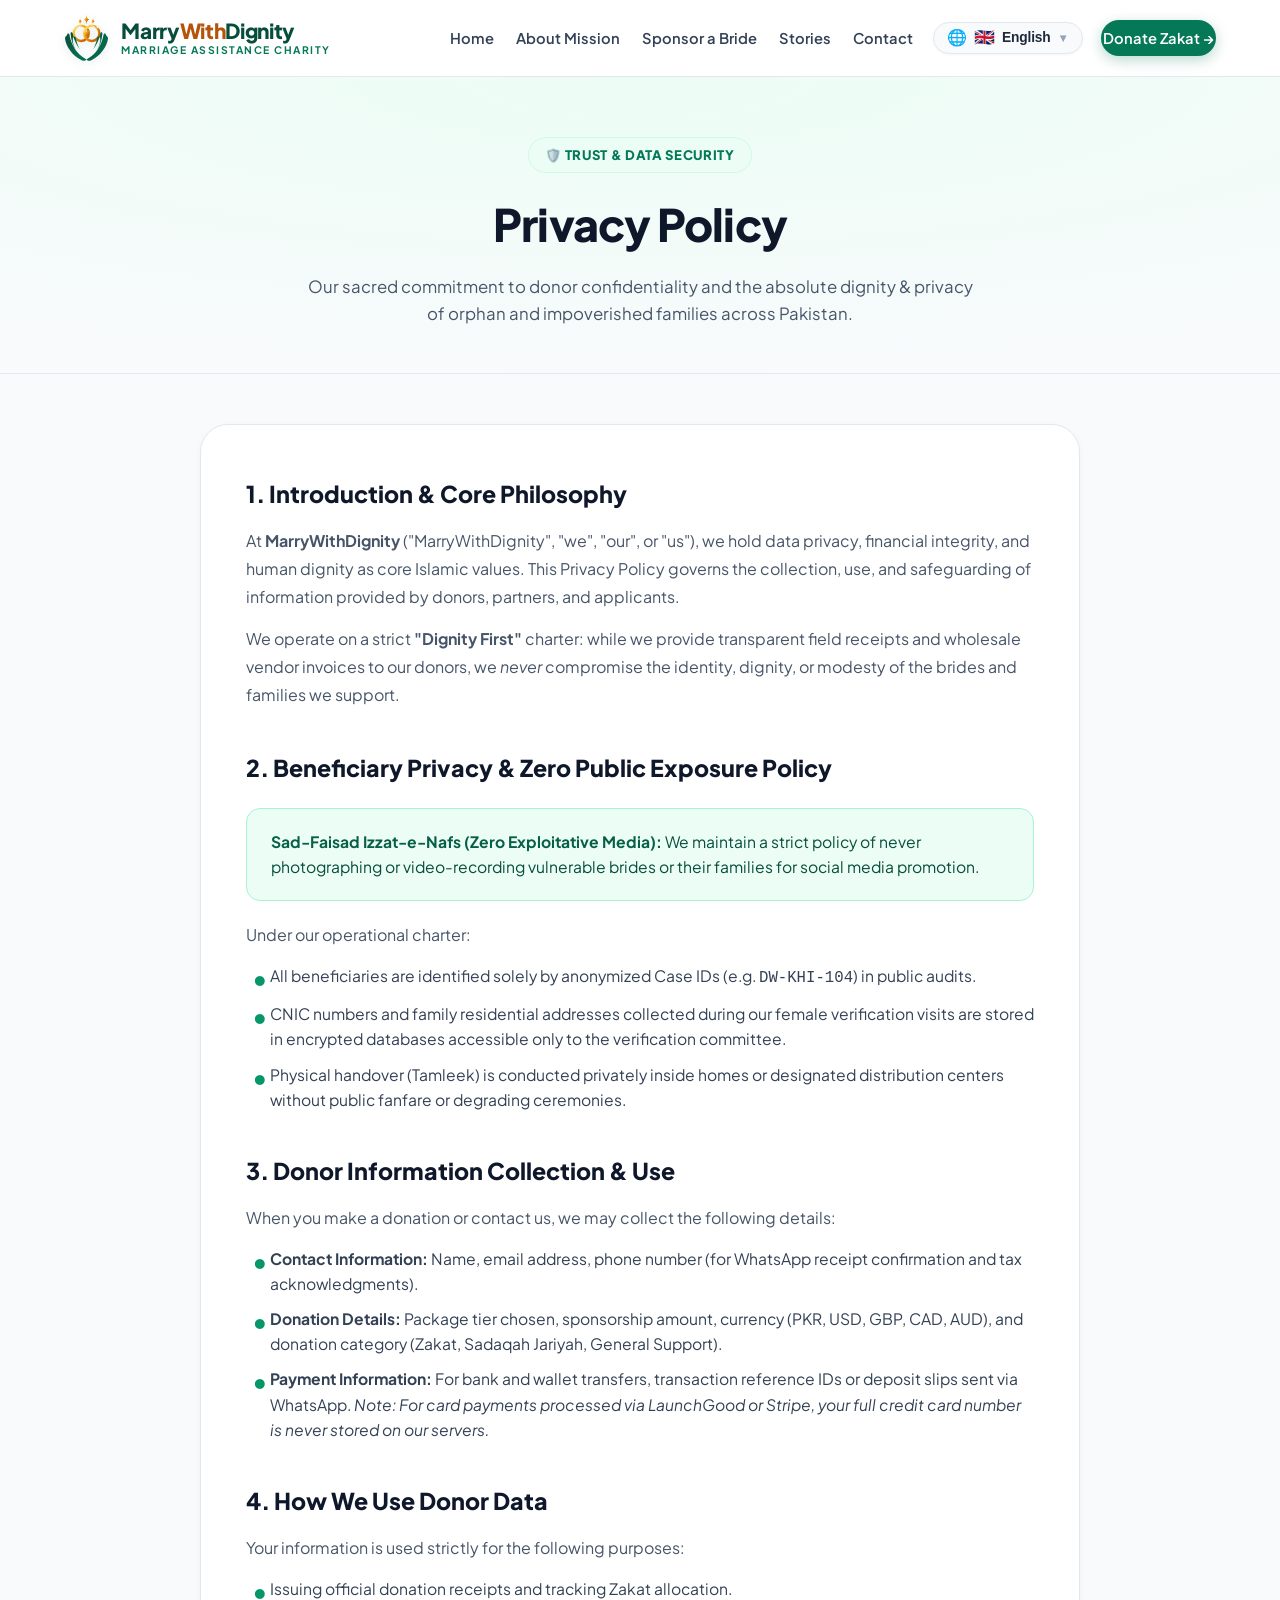
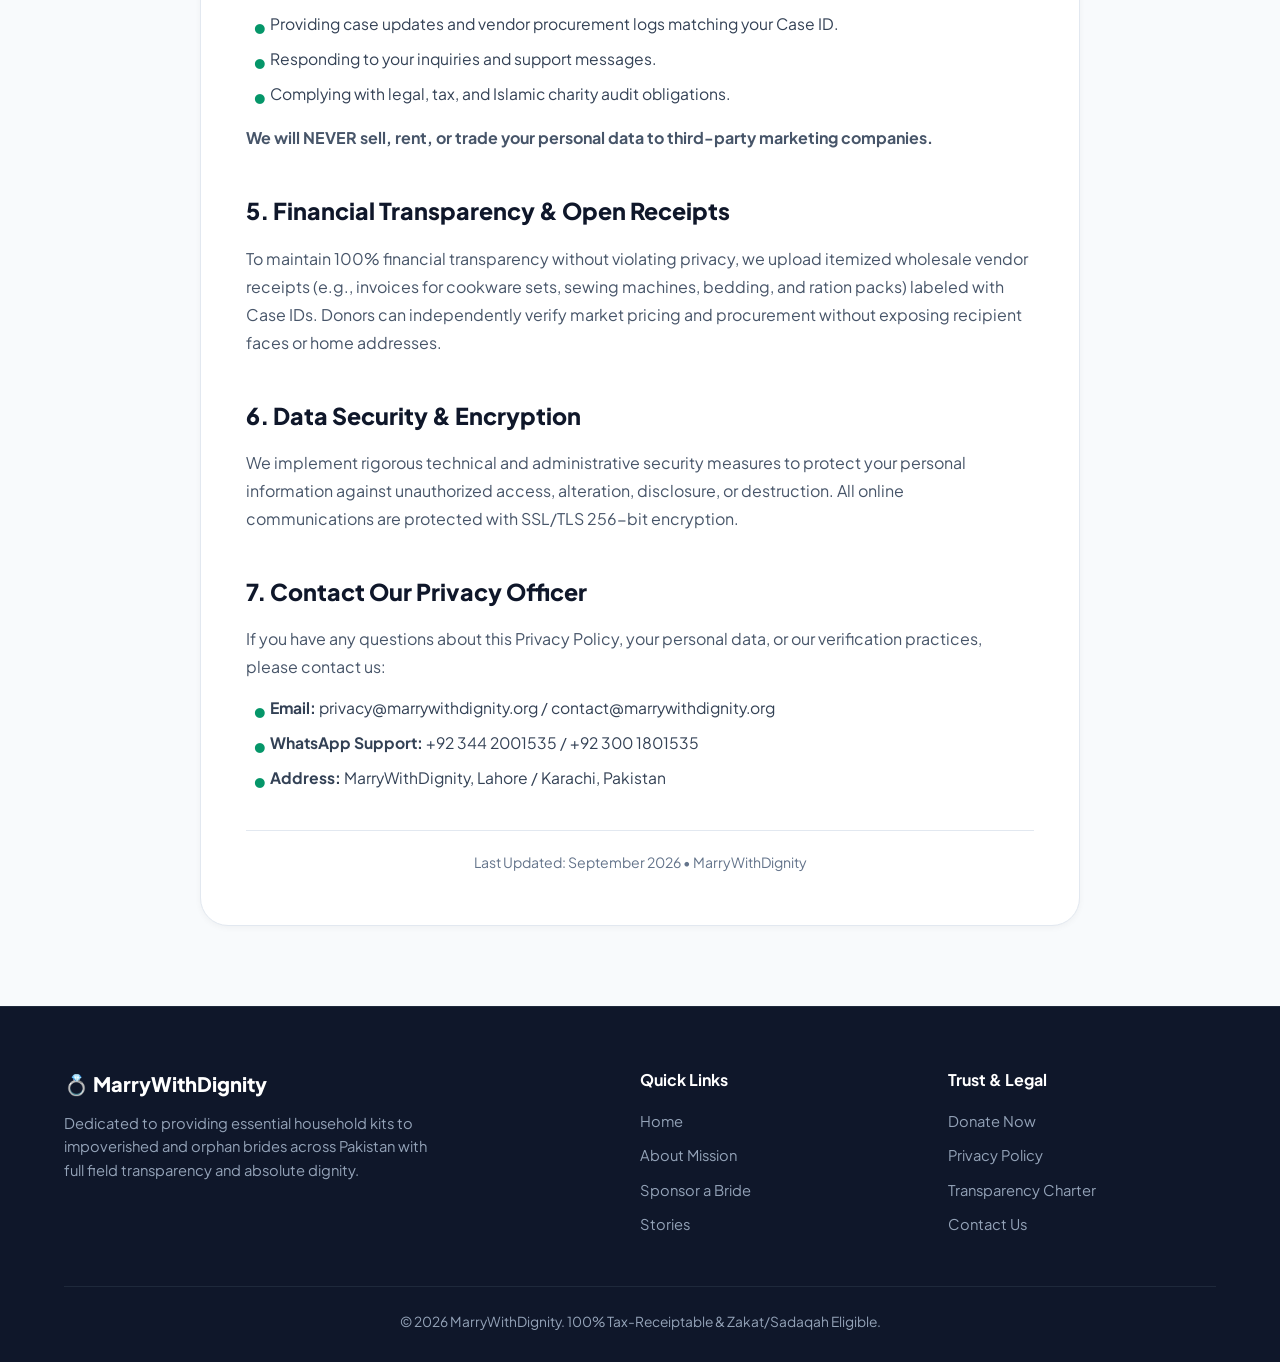
<file: privacy-policy.html>
<!DOCTYPE html>
<html lang="en">
<head>
  <meta charset="UTF-8">
  <meta name="viewport" content="width=device-width, initial-scale=1.0">
  <title>Privacy Policy - MarryWithDignity</title>
  <meta name="description" content="Privacy Policy of MarryWithDignity. Learn how we safeguard donor information and protect the dignity and privacy of beneficiary orphan and needy brides in Pakistan.">
  <link rel="canonical" href="https://marrywithdignity.org/privacy-policy.html">

  <!-- Favicon & Brand Icons -->
  <link rel="icon" type="image/svg+xml" href="favicon.svg">
  <link rel="icon" type="image/png" sizes="32x32" href="favicon-32x32.png">
  <link rel="icon" type="image/png" sizes="16x16" href="favicon-16x16.png">
  <link rel="apple-touch-icon" sizes="180x180" href="apple-touch-icon.png">
  <link rel="shortcut icon" href="favicon.ico">
  <link rel="manifest" href="site.webmanifest">
  <meta name="theme-color" content="#065f46">

  <!-- Google Fonts: Plus Jakarta Sans & Noto Nastaliq Urdu -->
  <link rel="preconnect" href="https://fonts.googleapis.com">
  <link rel="preconnect" href="https://fonts.gstatic.com" crossorigin>
  <link href="https://fonts.googleapis.com/css2?family=Noto+Nastaliq+Urdu:wght@400;700&family=Plus+Jakarta+Sans:wght@400;500;600;700;800&display=swap" rel="stylesheet">
  <link rel="stylesheet" href="assets/rareui.css">
  <link rel="stylesheet" href="assets/language.css">
  
  <style>
    :root {
      --primary-900: #064e3b;
      --primary-800: #065f46;
      --primary-700: #047857;
      --primary-600: #059669;
      --primary-500: #10b981;
      --primary-100: #d1fae5;
      --primary-50: #ecfdf5;
      --slate-900: #0f172a;
      --slate-800: #1e293b;
      --slate-700: #334155;
      --slate-600: #475569;
      --slate-500: #64748b;
      --slate-400: #94a3b8;
      --slate-200: #e2e8f0;
      --slate-100: #f1f5f9;
      --slate-50: #f8fafc;
      --white: #ffffff;
      --shadow-sm: 0 2px 6px 0 rgba(0, 0, 0, 0.04);
      --shadow-md: 0 6px 20px -2px rgba(15, 23, 42, 0.08);
      --shadow-lg: 0 12px 32px -4px rgba(15, 23, 42, 0.12);
      --shadow-primary: 0 8px 25px -4px rgba(4, 120, 87, 0.28);
      --radius-sm: 8px;
      --radius-md: 14px;
      --radius-lg: 20px;
      --radius-xl: 28px;
      --radius-full: 9999px;
      --transition-fast: 0.2s cubic-bezier(0.16, 1, 0.3, 1);
      --transition-normal: 0.3s cubic-bezier(0.16, 1, 0.3, 1);
    }

    *, *::before, *::after {
      box-sizing: border-box;
      margin: 0;
      padding: 0;
    }

    html {
      scroll-behavior: smooth;
      -webkit-text-size-adjust: 100%;
    }

    body {
      font-family: 'Plus Jakarta Sans', system-ui, -apple-system, sans-serif;
      font-size: 16px;
      line-height: 1.65;
      color: var(--slate-700);
      background-color: var(--slate-50);
      overflow-x: hidden;
      -webkit-font-smoothing: antialiased;
    }

    a {
      text-decoration: none;
      color: inherit;
      transition: color var(--transition-fast);
    }

    .container {
      width: 100%;
      max-width: 1200px;
      margin-left: auto;
      margin-right: auto;
      padding-left: 24px;
      padding-right: 24px;
    }

    /* NAVBAR */
    .navbar {
      position: sticky;
      top: 0;
      background: rgba(255, 255, 255, 0.96);
      backdrop-filter: blur(12px);
      -webkit-backdrop-filter: blur(12px);
      border-bottom: 1px solid var(--slate-200);
      z-index: 1000;
      padding: 14px 0;
      width: 100%;
    }

    .nav-container {
      display: flex;
      justify-content: space-between;
      align-items: center;
      gap: 20px;
    }

            .nav-logo-link {
      display: inline-flex;
      align-items: center;
      text-decoration: none;
      flex-shrink: 0;
      gap: 12px;
    }

    .nav-logo {
      height: 48px;
      width: auto;
      object-fit: contain;
      transition: transform 0.2s ease;
      filter: drop-shadow(0 2px 5px rgba(6, 78, 59, 0.12));
    }

    .nav-logo-link:hover .nav-logo {
      transform: scale(1.06);
    }

    .nav-logo-brand {
      display: flex;
      flex-direction: column;
      justify-content: center;
      line-height: 1.15;
    }

    .nav-logo-title {
      font-size: 1.30rem;
      font-weight: 800;
      color: var(--primary-900);
      letter-spacing: -0.35px;
      font-family: 'Plus Jakarta Sans', sans-serif;
      line-height: 1.1;
      text-decoration: none;
      white-space: nowrap;
    }

    .nav-logo-title .text-gold {
      color: var(--accent-gold-dark, #b45309);
    }

    .nav-logo-tagline {
      font-size: 0.65rem;
      font-weight: 700;
      color: var(--primary-700);
      letter-spacing: 1.5px;
      text-transform: uppercase;
      font-family: 'Plus Jakarta Sans', sans-serif;
      margin-top: 2px;
      white-space: nowrap;
    }

    .nav-links {
      display: flex;
      gap: 18px;
      list-style: none;
      align-items: center;
    }

    .nav-links a {
      font-weight: 600;
      font-size: 0.92rem;
      color: var(--slate-700);
      padding: 6px 2px;
      position: relative;
      white-space: nowrap;
      transition: color var(--transition-fast);
    }

    .nav-links a:hover, .nav-links a.active {
      color: var(--primary-700);
    }

    .nav-cta-btn {
      background: var(--primary-700);
      color: var(--white) !important;
      padding: 9px 20px;
      border-radius: var(--radius-full);
      font-weight: 700;
      font-size: 0.88rem;
      box-shadow: 0 4px 14px rgba(4, 120, 87, 0.28);
      transition: all var(--transition-normal);
      display: inline-flex;
      align-items: center;
      justify-content: center;
      gap: 6px;
      white-space: nowrap;
      flex-shrink: 0;
      text-align: center;
    }

    .nav-cta-btn:hover {
      background: var(--primary-800);
      transform: translateY(-2px);
      box-shadow: 0 6px 18px rgba(4, 120, 87, 0.38);
    }

    .mobile-menu-toggle {
      display: none;
      background: var(--slate-100);
      border: 1px solid var(--slate-200);
      color: var(--slate-800);
      font-size: 1.35rem;
      width: 44px;
      height: 44px;
      border-radius: 10px;
      cursor: pointer;
      align-items: center;
      justify-content: center;
      transition: all var(--transition-fast);
      outline: none;
      -webkit-tap-highlight-color: transparent;
    }

    .mobile-menu-toggle:hover, .mobile-menu-toggle:focus {
      background: var(--primary-50);
      border-color: var(--primary-200);
      color: var(--primary-700);
    }

    /* HEADER BANNER */
    .page-hero {
      background: radial-gradient(100% 100% at 50% 0%, #ecfdf5 0%, #f8fafc 100%);
      padding: 60px 0 45px 0;
      text-align: center;
      border-bottom: 1px solid var(--slate-200);
    }

    .page-tag {
      display: inline-flex;
      align-items: center;
      gap: 6px;
      background: var(--primary-50);
      border: 1px solid var(--primary-100);
      color: var(--primary-700);
      font-size: 0.82rem;
      font-weight: 800;
      text-transform: uppercase;
      letter-spacing: 0.05em;
      padding: 6px 16px;
      border-radius: var(--radius-full);
      margin-bottom: 14px;
    }

    .page-title {
      font-size: clamp(2rem, 4vw, 2.8rem);
      font-weight: 800;
      color: var(--slate-900);
      letter-spacing: -0.02em;
      margin-bottom: 12px;
    }

    .page-subtitle {
      color: var(--slate-600);
      font-size: 1.05rem;
      max-width: 680px;
      margin: 0 auto;
    }

    /* CONTENT WRAPPER */
    .policy-container {
      max-width: 880px;
      margin: 50px auto 80px auto;
      background: var(--white);
      border: 1px solid var(--slate-200);
      border-radius: var(--radius-xl);
      padding: 50px 45px;
      box-shadow: var(--shadow-sm);
    }

    .policy-section {
      margin-bottom: 40px;
    }

    .policy-section:last-child {
      margin-bottom: 0;
    }

    .policy-section h2 {
      font-size: 1.45rem;
      font-weight: 800;
      color: var(--slate-900);
      margin-bottom: 14px;
      display: flex;
      align-items: center;
      gap: 10px;
    }

    .policy-section p {
      font-size: 1rem;
      color: var(--slate-600);
      line-height: 1.75;
      margin-bottom: 14px;
    }

    .policy-section ul {
      list-style: none;
      margin: 14px 0 18px 0;
    }

    .policy-section ul li {
      position: relative;
      padding-left: 24px;
      margin-bottom: 10px;
      font-size: 0.98rem;
      color: var(--slate-700);
      line-height: 1.6;
    }

    .policy-section ul li::before {
      content: "•";
      color: var(--primary-600);
      font-weight: 800;
      font-size: 1.4rem;
      position: absolute;
      left: 6px;
      top: -2px;
    }

    .highlight-card {
      background: #ecfdf5;
      border: 1px solid #a7f3d0;
      border-radius: var(--radius-md);
      padding: 20px 24px;
      margin: 20px 0;
      color: var(--primary-900);
      font-size: 0.98rem;
    }

    .highlight-card strong {
      color: var(--primary-800);
    }

    /* FOOTER */
    footer {
      background: var(--slate-900);
      color: var(--slate-400);
      padding: 60px 0 30px 0;
      font-size: 0.92rem;
      border-top: 1px solid var(--slate-800);
    }

    .footer-grid {
      display: grid;
      grid-template-columns: 2fr 1fr 1fr;
      gap: 40px;
      margin-bottom: 40px;
    }

    .footer-brand p {
      margin-top: 12px;
      max-width: 380px;
      line-height: 1.6;
    }

    .footer-links h5 {
      color: var(--white);
      font-size: 1rem;
      margin-bottom: 16px;
    }

    .footer-links ul {
      list-style: none;
    }

    .footer-links li {
      margin-bottom: 10px;
    }

    .footer-links a:hover {
      color: var(--white);
    }

    .footer-bottom {
      text-align: center;
      padding-top: 24px;
      border-top: 1px solid var(--slate-800);
      font-size: 0.86rem;
    }

    /* RESPONSIVE */
    @keyframes navSlideDown {
      from {
        opacity: 0;
        transform: translateY(-8px);
      }
      to {
        opacity: 1;
        transform: translateY(0);
      }
    }

    @media (max-width: 1024px) {
      .navbar { padding: 10px 0; }
      .mobile-menu-toggle { display: flex; }

      .nav-links {
        position: absolute;
        top: 100%;
        left: 0;
        right: 0;
        width: 100%;
        background: var(--white);
        flex-direction: column;
        align-items: stretch;
        gap: 0;
        padding: 16px 24px 24px 24px;
        border-bottom: 2px solid var(--primary-600);
        box-shadow: var(--shadow-lg);
        display: none;
        z-index: 1001;
      }

      .nav-links.active {
        display: flex;
        animation: navSlideDown 0.22s cubic-bezier(0.16, 1, 0.3, 1) forwards;
      }

      .nav-links li {
        width: 100%;
        border-bottom: 1px solid var(--slate-100);
      }
      .nav-links li:last-child {
        border-bottom: none;
      }
      .nav-links a {
        display: block;
        padding: 13px 4px;
        font-size: 1.02rem;
      }
      .nav-links a.active::after {
        display: none;
      }
      .nav-cta-btn {
        display: flex;
        justify-content: center;
        text-align: center;
        margin-top: 14px;
        padding: 13px 20px;
        width: 100%;
        box-sizing: border-box;
      }

      .footer-grid { grid-template-columns: 1fr 1fr; }
    }

    @media (max-width: 480px) {
      .container { padding-left: 16px; padding-right: 16px; }
      .nav-logo { height: 38px; }
      .nav-logo-title { font-size: 1.08rem; }
      .nav-logo-tagline { font-size: 0.54rem; letter-spacing: 0.8px; }
    }
  </style>
</head>
<body>

  <!-- STICKY NAVBAR -->
  <nav class="navbar">
    <div class="container nav-container">
      <a href="index.html" class="nav-logo-link">
        <img src="images/logo-icon.svg" alt="MarryWithDignity Logo" class="nav-logo">
        <div class="nav-logo-brand">
          <span class="nav-logo-title">Marry<span class="text-gold">With</span>Dignity</span>
          <span class="nav-logo-tagline">Marriage Assistance Charity</span>
        </div>
      </a>

      <button class="mobile-menu-toggle" id="mobileMenuBtn" aria-label="Toggle Menu">
        <span>☰</span>
      </button>

      <ul class="nav-links" id="navLinks">
        <li><a href="index.html">Home</a></li>
        <li><a href="about.html">About Mission</a></li>
        <li><a href="donate.html">Sponsor a Bride</a></li>
        <li><a href="stories.html">Stories</a></li>
        <li><a href="contact.html">Contact</a></li>
        <li class="nav-lang-item">
          <div class="lang-selector-wrapper"></div>
        </li>
        <li><a href="donate.html" class="nav-cta-btn">Donate Zakat →</a></li>
      </ul>
    </div>
  </nav>

  <!-- PAGE HEADER -->
  <header class="page-hero">
    <div class="container">
      <div class="page-tag">🛡️ TRUST &amp; DATA SECURITY</div>
      <h1 class="page-title">Privacy Policy</h1>
      <p class="page-subtitle">Our sacred commitment to donor confidentiality and the absolute dignity &amp; privacy of orphan and impoverished families across Pakistan.</p>
    </div>
  </header>

  <!-- MAIN POLICY CONTENT -->
  <main class="container">
    <div class="policy-container">
      
      <div class="policy-section">
        <h2>1. Introduction &amp; Core Philosophy</h2>
        <p>
          At <strong>MarryWithDignity</strong> ("MarryWithDignity", "we", "our", or "us"), we hold data privacy, financial integrity, and human dignity as core Islamic values. This Privacy Policy governs the collection, use, and safeguarding of information provided by donors, partners, and applicants.
        </p>
        <p>
          We operate on a strict <strong>"Dignity First"</strong> charter: while we provide transparent field receipts and wholesale vendor invoices to our donors, we <em>never</em> compromise the identity, dignity, or modesty of the brides and families we support.
        </p>
      </div>

      <div class="policy-section">
        <h2>2. Beneficiary Privacy &amp; Zero Public Exposure Policy</h2>
        <div class="highlight-card">
          <strong>Sad-Faisad Izzat-e-Nafs (Zero Exploitative Media):</strong> We maintain a strict policy of never photographing or video-recording vulnerable brides or their families for social media promotion.
        </div>
        <p>Under our operational charter:</p>
        <ul>
          <li>All beneficiaries are identified solely by anonymized Case IDs (e.g. <code>DW-KHI-104</code>) in public audits.</li>
          <li>CNIC numbers and family residential addresses collected during our female verification visits are stored in encrypted databases accessible only to the verification committee.</li>
          <li>Physical handover (Tamleek) is conducted privately inside homes or designated distribution centers without public fanfare or degrading ceremonies.</li>
        </ul>
      </div>

      <div class="policy-section">
        <h2>3. Donor Information Collection &amp; Use</h2>
        <p>When you make a donation or contact us, we may collect the following details:</p>
        <ul>
          <li><strong>Contact Information:</strong> Name, email address, phone number (for WhatsApp receipt confirmation and tax acknowledgments).</li>
          <li><strong>Donation Details:</strong> Package tier chosen, sponsorship amount, currency (PKR, USD, GBP, CAD, AUD), and donation category (Zakat, Sadaqah Jariyah, General Support).</li>
          <li><strong>Payment Information:</strong> For bank and wallet transfers, transaction reference IDs or deposit slips sent via WhatsApp. <em>Note: For card payments processed via LaunchGood or Stripe, your full credit card number is never stored on our servers.</em></li>
        </ul>
      </div>

      <div class="policy-section">
        <h2>4. How We Use Donor Data</h2>
        <p>Your information is used strictly for the following purposes:</p>
        <ul>
          <li>Issuing official donation receipts and tracking Zakat allocation.</li>
          <li>Providing case updates and vendor procurement logs matching your Case ID.</li>
          <li>Responding to your inquiries and support messages.</li>
          <li>Complying with legal, tax, and Islamic charity audit obligations.</li>
        </ul>
        <p><strong>We will NEVER sell, rent, or trade your personal data to third-party marketing companies.</strong></p>
      </div>

      <div class="policy-section">
        <h2>5. Financial Transparency &amp; Open Receipts</h2>
        <p>
          To maintain 100% financial transparency without violating privacy, we upload itemized wholesale vendor receipts (e.g., invoices for cookware sets, sewing machines, bedding, and ration packs) labeled with Case IDs. Donors can independently verify market pricing and procurement without exposing recipient faces or home addresses.
        </p>
      </div>

      <div class="policy-section">
        <h2>6. Data Security &amp; Encryption</h2>
        <p>
          We implement rigorous technical and administrative security measures to protect your personal information against unauthorized access, alteration, disclosure, or destruction. All online communications are protected with SSL/TLS 256-bit encryption.
        </p>
      </div>

      <div class="policy-section">
        <h2>7. Contact Our Privacy Officer</h2>
        <p>
          If you have any questions about this Privacy Policy, your personal data, or our verification practices, please contact us:
        </p>
        <ul>
          <li><strong>Email:</strong> privacy@marrywithdignity.org / contact@marrywithdignity.org</li>
          <li><strong>WhatsApp Support:</strong> +92 344 2001535 / +92 300 1801535</li>
          <li><strong>Address:</strong> MarryWithDignity, Lahore / Karachi, Pakistan</li>
        </ul>
      </div>

      <div style="margin-top: 30px; padding-top: 20px; border-top: 1px solid var(--slate-200); font-size: 0.88rem; color: var(--slate-500); text-align: center;">
        Last Updated: September 2026 • MarryWithDignity
      </div>

    </div>
  </main>

  <!-- FOOTER -->
  <footer>
    <div class="container">
      <div class="footer-grid">
        <div class="footer-brand">
          <h4 style="color: var(--white); font-size: 1.25rem; font-weight: 800;">💍 MarryWithDignity</h4>
          <p>
            Dedicated to providing essential household kits to impoverished and orphan brides across Pakistan with full field transparency and absolute dignity.
          </p>
        </div>
        <div class="footer-links">
          <h5>Quick Links</h5>
          <ul>
            <li><a href="index.html">Home</a></li>
            <li><a href="about.html">About Mission</a></li>
            <li><a href="donate.html">Sponsor a Bride</a></li>
            <li><a href="stories.html">Stories</a></li>
          </ul>
        </div>
        <div class="footer-links">
          <h5>Trust &amp; Legal</h5>
          <ul>
            <li><a href="donate.html">Donate Now</a></li>
            <li><a href="privacy-policy.html">Privacy Policy</a></li>
            <li><a href="terms.html">Transparency Charter</a></li>
            <li><a href="contact.html">Contact Us</a></li>
          </ul>
        </div>
      </div>

      <div class="footer-bottom">
        <p>© 2026 MarryWithDignity. 100% Tax-Receiptable &amp; Zakat/Sadaqah Eligible.</p>
      </div>
    </div>
  </footer>

  <!-- MOBILE MENU SCRIPT -->
  <script>
    document.addEventListener('DOMContentLoaded', function() {
      const mobileMenuBtn = document.getElementById('mobileMenuBtn');
      const navLinks = document.getElementById('navLinks');

      if (mobileMenuBtn && navLinks) {
        mobileMenuBtn.addEventListener('click', function(e) {
          e.stopPropagation();
          const isActive = navLinks.classList.toggle('active');
          mobileMenuBtn.innerHTML = isActive ? '<span>✕</span>' : '<span>☰</span>';
        });

        navLinks.querySelectorAll('a').forEach(link => {
          link.addEventListener('click', function() {
            navLinks.classList.remove('active');
            mobileMenuBtn.innerHTML = '<span>☰</span>';
          });
        });

        document.addEventListener('click', function(e) {
          if (!navLinks.contains(e.target) && !mobileMenuBtn.contains(e.target)) {
            navLinks.classList.remove('active');
            mobileMenuBtn.innerHTML = '<span>☰</span>';
          }
        });
      }
    });
  </script>
  <script src="assets/language.js"></script>
  <script src="assets/rareui.js"></script>
</body>
</html>
</file>
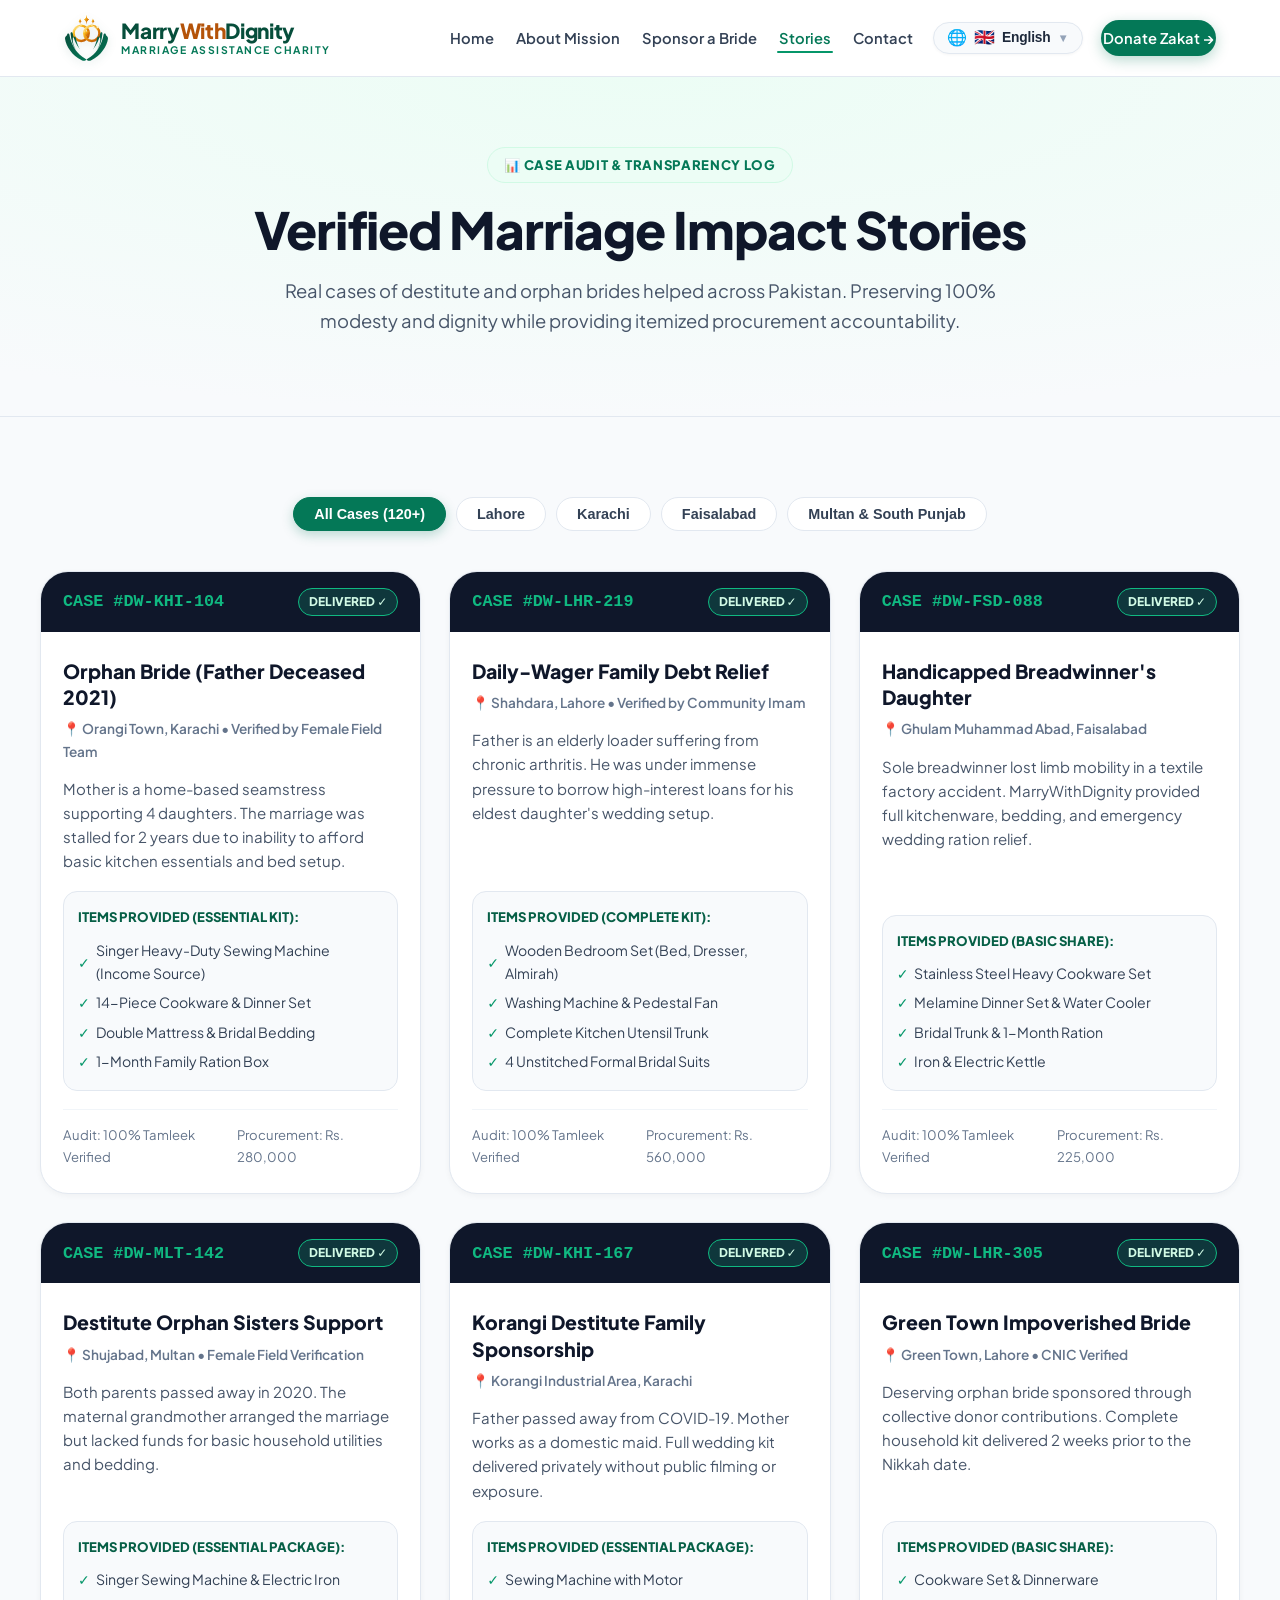
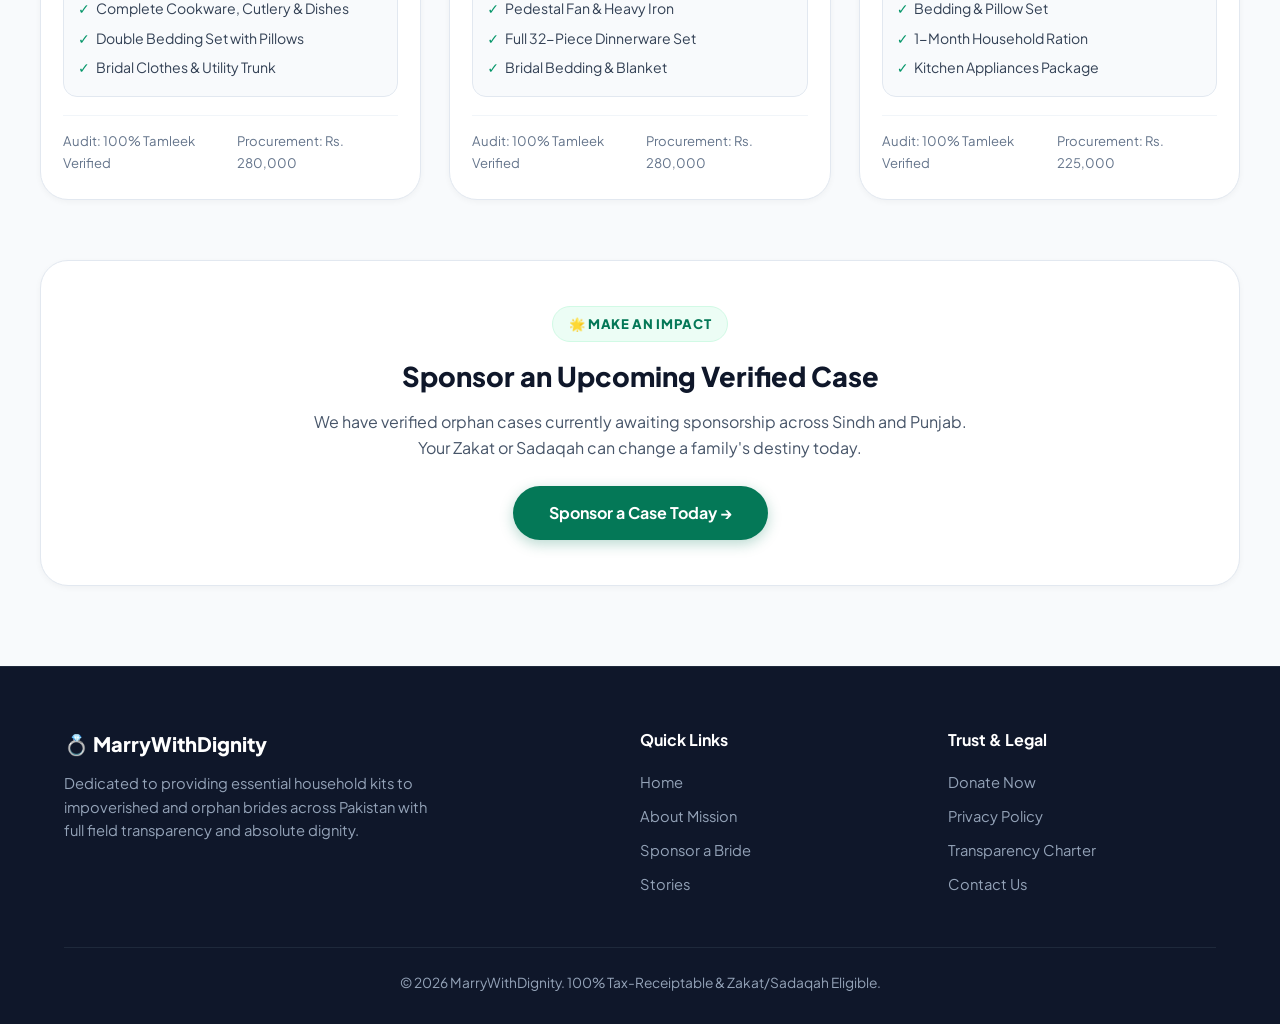
<file: stories.html>
<!DOCTYPE html>
<html lang="en">
<head>
  <meta charset="UTF-8">
  <meta name="viewport" content="width=device-width, initial-scale=1.0">
  <title>Stories &amp; Transparency Log - MarryWithDignity</title>
  <meta name="description" content="Verified case studies and procurement transparency records of orphan and impoverished brides sponsored across Pakistan with MarryWithDignity. 100% Tamleek and dignity preserved.">
  <link rel="canonical" href="https://marrywithdignity.org/stories.html">

  <!-- Favicon & Brand Icons -->
  <link rel="icon" type="image/svg+xml" href="favicon.svg">
  <link rel="icon" type="image/png" sizes="32x32" href="favicon-32x32.png">
  <link rel="icon" type="image/png" sizes="16x16" href="favicon-16x16.png">
  <link rel="apple-touch-icon" sizes="180x180" href="apple-touch-icon.png">
  <link rel="shortcut icon" href="favicon.ico">
  <link rel="manifest" href="site.webmanifest">
  <meta name="theme-color" content="#065f46">

  <!-- Google Fonts -->
  <link rel="preconnect" href="https://fonts.googleapis.com">
  <link rel="preconnect" href="https://fonts.gstatic.com" crossorigin>
  <link href="https://fonts.googleapis.com/css2?family=Noto+Nastaliq+Urdu:wght@400;700&family=Plus+Jakarta+Sans:wght@400;500;600;700;800&display=swap" rel="stylesheet">
  <link rel="stylesheet" href="assets/rareui.css">
  <link rel="stylesheet" href="assets/language.css">
  
  <style>
    :root {
      --primary-900: #064e3b;
      --primary-800: #065f46;
      --primary-700: #047857;
      --primary-600: #059669;
      --primary-500: #10b981;
      --primary-100: #d1fae5;
      --primary-50: #ecfdf5;
      
      --accent-gold: #f59e0b;
      --accent-gold-dark: #b45309;
      
      --slate-900: #0f172a;
      --slate-800: #1e293b;
      --slate-700: #334155;
      --slate-600: #475569;
      --slate-500: #64748b;
      --slate-400: #94a3b8;
      --slate-200: #e2e8f0;
      --slate-100: #f1f5f9;
      --slate-50: #f8fafc;
      --white: #ffffff;

      --shadow-sm: 0 2px 6px 0 rgba(0, 0, 0, 0.04);
      --shadow-md: 0 6px 20px -2px rgba(15, 23, 42, 0.08);
      --shadow-lg: 0 12px 32px -4px rgba(15, 23, 42, 0.12);
      --shadow-primary: 0 8px 25px -4px rgba(4, 120, 87, 0.28);

      --radius-sm: 8px;
      --radius-md: 14px;
      --radius-lg: 20px;
      --radius-xl: 28px;
      --radius-full: 9999px;

      --transition-fast: 0.2s cubic-bezier(0.16, 1, 0.3, 1);
      --transition-normal: 0.3s cubic-bezier(0.16, 1, 0.3, 1);
    }

    *, *::before, *::after {
      box-sizing: border-box;
      margin: 0;
      padding: 0;
    }

    html {
      scroll-behavior: smooth;
      -webkit-text-size-adjust: 100%;
    }

    body {
      font-family: 'Plus Jakarta Sans', system-ui, -apple-system, sans-serif;
      font-size: 16px;
      line-height: 1.65;
      color: var(--slate-700);
      background-color: var(--slate-50);
      overflow-x: hidden;
      -webkit-font-smoothing: antialiased;
    }

    a {
      text-decoration: none;
      color: inherit;
      transition: color var(--transition-fast);
    }

    .container {
      width: 100%;
      max-width: 1200px;
      margin-left: auto;
      margin-right: auto;
      padding-left: 24px;
      padding-right: 24px;
    }

    .section-padding { padding: 80px 0; }
    .bg-white { background-color: var(--white); }
    .bg-light { background-color: var(--slate-50); }

    /* NAVBAR */
    .navbar {
      position: sticky;
      top: 0;
      background: rgba(255, 255, 255, 0.96);
      backdrop-filter: blur(12px);
      -webkit-backdrop-filter: blur(12px);
      border-bottom: 1px solid var(--slate-200);
      z-index: 1000;
      padding: 14px 0;
      width: 100%;
    }

    .nav-container {
      display: flex;
      justify-content: space-between;
      align-items: center;
      gap: 20px;
    }

    .nav-logo-link {
      display: inline-flex;
      align-items: center;
      text-decoration: none;
      flex-shrink: 0;
      gap: 12px;
    }

    .nav-logo {
      height: 48px;
      width: auto;
      object-fit: contain;
      transition: transform 0.2s ease;
      filter: drop-shadow(0 2px 5px rgba(6, 78, 59, 0.12));
    }

    .nav-logo-link:hover .nav-logo {
      transform: scale(1.06);
    }

    .nav-logo-brand {
      display: flex;
      flex-direction: column;
      justify-content: center;
      line-height: 1.15;
    }

    .nav-logo-title {
      font-size: 1.30rem;
      font-weight: 800;
      color: var(--primary-900);
      letter-spacing: -0.35px;
      font-family: 'Plus Jakarta Sans', sans-serif;
      line-height: 1.1;
      text-decoration: none;
      white-space: nowrap;
    }

    .nav-logo-title .text-gold {
      color: var(--accent-gold-dark, #b45309);
    }

    .nav-logo-tagline {
      font-size: 0.65rem;
      font-weight: 700;
      color: var(--primary-700);
      letter-spacing: 1.5px;
      text-transform: uppercase;
      font-family: 'Plus Jakarta Sans', sans-serif;
      margin-top: 2px;
      white-space: nowrap;
    }

    .nav-links {
      display: flex;
      gap: 18px;
      list-style: none;
      align-items: center;
    }

    .nav-links a {
      font-weight: 600;
      font-size: 0.92rem;
      color: var(--slate-700);
      padding: 6px 2px;
      position: relative;
      white-space: nowrap;
      transition: color var(--transition-fast);
    }

    .nav-links a:hover, .nav-links a.active {
      color: var(--primary-700);
    }

    .nav-links a.active::after {
      content: '';
      position: absolute;
      bottom: 0;
      left: 0;
      width: 100%;
      height: 2px;
      background: var(--primary-600);
      border-radius: 2px;
    }

    .nav-cta-btn {
      background: var(--primary-700);
      color: var(--white) !important;
      padding: 9px 20px;
      border-radius: var(--radius-full);
      font-weight: 700;
      font-size: 0.88rem;
      box-shadow: 0 4px 14px rgba(4, 120, 87, 0.28);
      transition: all var(--transition-normal);
      display: inline-flex;
      align-items: center;
      justify-content: center;
      gap: 6px;
      white-space: nowrap;
      flex-shrink: 0;
      text-align: center;
    }

    .nav-cta-btn:hover {
      background: var(--primary-800);
      transform: translateY(-2px);
      box-shadow: 0 6px 18px rgba(4, 120, 87, 0.38);
    }

    .mobile-menu-toggle {
      display: none;
      background: var(--slate-100);
      border: 1px solid var(--slate-200);
      color: var(--slate-800);
      font-size: 1.35rem;
      width: 44px;
      height: 44px;
      border-radius: 10px;
      cursor: pointer;
      align-items: center;
      justify-content: center;
      transition: all var(--transition-fast);
      outline: none;
      -webkit-tap-highlight-color: transparent;
    }

    .mobile-menu-toggle:hover, .mobile-menu-toggle:focus {
      background: var(--primary-50);
      border-color: var(--primary-200);
      color: var(--primary-700);
    }

    /* PAGE HERO */
    .page-hero {
      background: radial-gradient(100% 100% at 50% 0%, #ecfdf5 0%, #f8fafc 100%);
      padding: 70px 0 55px 0;
      text-align: center;
      border-bottom: 1px solid var(--slate-200);
    }

    .page-tag {
      display: inline-flex;
      align-items: center;
      gap: 6px;
      background: var(--primary-50);
      border: 1px solid var(--primary-100);
      color: var(--primary-700);
      font-size: 0.82rem;
      font-weight: 800;
      text-transform: uppercase;
      letter-spacing: 0.05em;
      padding: 6px 16px;
      border-radius: var(--radius-full);
      margin-bottom: 16px;
    }

    .page-title {
      font-size: clamp(2rem, 4.5vw, 3.2rem);
      font-weight: 800;
      color: var(--slate-900);
      letter-spacing: -0.02em;
      line-height: 1.2;
      margin-bottom: 16px;
    }

    .page-subtitle {
      color: var(--slate-600);
      font-size: clamp(1rem, 2vw, 1.15rem);
      max-width: 780px;
      margin: 0 auto 24px auto;
      line-height: 1.65;
    }

    /* FILTER TABS */
    .filter-wrap {
      display: flex;
      justify-content: center;
      gap: 10px;
      flex-wrap: wrap;
      margin-bottom: 40px;
    }

    .filter-btn {
      background: var(--white);
      border: 1px solid var(--slate-200);
      color: var(--slate-700);
      padding: 8px 20px;
      border-radius: var(--radius-full);
      font-size: 0.9rem;
      font-weight: 700;
      cursor: pointer;
      transition: all var(--transition-fast);
    }

    .filter-btn:hover {
      border-color: var(--primary-500);
      color: var(--primary-700);
    }

    .filter-btn.active {
      background: var(--primary-700);
      color: var(--white);
      border-color: var(--primary-700);
      box-shadow: 0 4px 12px rgba(4, 120, 87, 0.25);
    }

    /* STORIES / CASES GRID */
    .cases-grid {
      display: grid;
      grid-template-columns: repeat(3, 1fr);
      gap: 28px;
      margin-bottom: 60px;
    }

    .case-card {
      background: var(--white);
      border: 1px solid var(--slate-200);
      border-radius: var(--radius-xl);
      overflow: hidden;
      box-shadow: var(--shadow-sm);
      transition: all var(--transition-normal);
      display: flex;
      flex-direction: column;
    }

    .case-card:hover {
      border-color: var(--primary-500);
      transform: translateY(-4px);
      box-shadow: var(--shadow-md);
    }

    .case-header {
      background: var(--slate-900);
      color: var(--white);
      padding: 16px 22px;
      display: flex;
      justify-content: space-between;
      align-items: center;
    }

    .case-id {
      font-family: monospace;
      font-weight: 800;
      font-size: 1.05rem;
      color: var(--primary-500);
    }

    .case-badge {
      background: rgba(16, 185, 129, 0.2);
      color: var(--primary-100);
      border: 1px solid var(--primary-500);
      font-size: 0.75rem;
      font-weight: 800;
      padding: 3px 10px;
      border-radius: var(--radius-full);
      text-transform: uppercase;
    }

    .case-body {
      padding: 26px 22px;
      flex-grow: 1;
      display: flex;
      flex-direction: column;
    }

    .case-title {
      font-size: 1.22rem;
      font-weight: 800;
      color: var(--slate-900);
      margin-bottom: 8px;
      line-height: 1.35;
    }

    .case-meta {
      font-size: 0.85rem;
      color: var(--slate-500);
      font-weight: 600;
      margin-bottom: 14px;
      display: flex;
      align-items: center;
      gap: 6px;
    }

    .case-desc {
      font-size: 0.94rem;
      color: var(--slate-600);
      line-height: 1.6;
      margin-bottom: 18px;
      flex-grow: 1;
    }

    .items-delivered-box {
      background: var(--slate-50);
      border: 1px solid var(--slate-200);
      border-radius: var(--radius-md);
      padding: 14px;
      margin-bottom: 18px;
    }

    .items-title {
      font-size: 0.82rem;
      font-weight: 800;
      text-transform: uppercase;
      color: var(--primary-800);
      margin-bottom: 8px;
      display: block;
    }

    .items-list {
      list-style: none;
      font-size: 0.88rem;
      color: var(--slate-700);
    }

    .items-list li {
      padding: 3px 0;
      display: flex;
      align-items: center;
      gap: 6px;
    }

    .items-list li::before {
      content: "✓";
      color: var(--primary-600);
      font-weight: 800;
    }

    .case-footer {
      border-top: 1px solid var(--slate-100);
      padding-top: 14px;
      display: flex;
      justify-content: space-between;
      align-items: center;
      font-size: 0.82rem;
      color: var(--slate-500);
    }

    /* FOOTER */
    footer {
      background: var(--slate-900);
      color: var(--slate-400);
      padding: 60px 0 30px 0;
      font-size: 0.92rem;
      border-top: 1px solid var(--slate-800);
    }

    .footer-grid {
      display: grid;
      grid-template-columns: 2fr 1fr 1fr;
      gap: 40px;
      margin-bottom: 40px;
    }

    .footer-brand p {
      margin-top: 12px;
      max-width: 380px;
      line-height: 1.6;
    }

    .footer-links h5 {
      color: var(--white);
      font-size: 1rem;
      margin-bottom: 16px;
    }

    .footer-links ul { list-style: none; }
    .footer-links li { margin-bottom: 10px; }
    .footer-links a:hover { color: var(--white); }

    .footer-bottom {
      text-align: center;
      padding-top: 24px;
      border-top: 1px solid var(--slate-800);
      font-size: 0.86rem;
    }

    /* RESPONSIVE */
    @keyframes navSlideDown {
      from {
        opacity: 0;
        transform: translateY(-8px);
      }
      to {
        opacity: 1;
        transform: translateY(0);
      }
    }

    @media (max-width: 1024px) {
      .navbar { padding: 10px 0; }
      .mobile-menu-toggle { display: flex; }

      .nav-links {
        position: absolute;
        top: 100%;
        left: 0;
        right: 0;
        width: 100%;
        background: var(--white);
        flex-direction: column;
        align-items: stretch;
        gap: 0;
        padding: 16px 24px 24px 24px;
        border-bottom: 2px solid var(--primary-600);
        box-shadow: var(--shadow-lg);
        display: none;
        z-index: 1001;
      }

      .nav-links.active {
        display: flex;
        animation: navSlideDown 0.22s cubic-bezier(0.16, 1, 0.3, 1) forwards;
      }

      .nav-links li {
        width: 100%;
        border-bottom: 1px solid var(--slate-100);
      }
      .nav-links li:last-child {
        border-bottom: none;
      }
      .nav-links a {
        display: block;
        padding: 13px 4px;
        font-size: 1.02rem;
      }
      .nav-links a.active::after {
        display: none;
      }
      .nav-cta-btn {
        display: flex;
        justify-content: center;
        text-align: center;
        margin-top: 14px;
        padding: 13px 20px;
        width: 100%;
        box-sizing: border-box;
      }

      .cases-grid { grid-template-columns: repeat(2, 1fr); }
      .footer-grid { grid-template-columns: 1fr 1fr; }
    }

    @media (max-width: 480px) {
      .container { padding-left: 16px; padding-right: 16px; }
      .nav-logo { height: 38px; }
      .nav-logo-title { font-size: 1.08rem; }
      .nav-logo-tagline { font-size: 0.54rem; letter-spacing: 0.8px; }
    }
  </style>
</head>
<body>

  <!-- STICKY NAVBAR -->
  <nav class="navbar">
    <div class="container nav-container">
      <a href="index.html" class="nav-logo-link">
        <img src="images/logo-icon.svg" alt="MarryWithDignity Logo" class="nav-logo">
        <div class="nav-logo-brand">
          <span class="nav-logo-title">Marry<span class="text-gold">With</span>Dignity</span>
          <span class="nav-logo-tagline">Marriage Assistance Charity</span>
        </div>
      </a>

      <button class="mobile-menu-toggle" id="mobileMenuBtn" aria-label="Toggle Menu">
        <span>☰</span>
      </button>

      <ul class="nav-links" id="navLinks">
        <li><a href="index.html">Home</a></li>
        <li><a href="about.html">About Mission</a></li>
        <li><a href="donate.html">Sponsor a Bride</a></li>
        <li><a href="stories.html" class="active">Stories</a></li>
        <li><a href="contact.html">Contact</a></li>
        <li class="nav-lang-item">
          <div class="lang-selector-wrapper"></div>
        </li>
        <li><a href="donate.html" class="nav-cta-btn">Donate Zakat →</a></li>
      </ul>
    </div>
  </nav>

  <!-- PAGE HERO -->
  <header class="page-hero">
    <div class="container">
      <div class="page-tag">📊 CASE AUDIT &amp; TRANSPARENCY LOG</div>
      <h1 class="page-title">Verified Marriage Impact Stories</h1>
      <p class="page-subtitle">
        Real cases of destitute and orphan brides helped across Pakistan. Preserving 100% modesty and dignity while providing itemized procurement accountability.
      </p>
    </div>
  </header>

  <!-- MAIN CASES CONTENT -->
  <main class="container section-padding">

    <!-- REGION FILTER TABS -->
    <div class="filter-wrap">
      <button type="button" class="filter-btn active" onclick="filterCases('all', this)">All Cases (120+)</button>
      <button type="button" class="filter-btn" onclick="filterCases('lahore', this)">Lahore</button>
      <button type="button" class="filter-btn" onclick="filterCases('karachi', this)">Karachi</button>
      <button type="button" class="filter-btn" onclick="filterCases('faisalabad', this)">Faisalabad</button>
      <button type="button" class="filter-btn" onclick="filterCases('multan', this)">Multan &amp; South Punjab</button>
    </div>

    <!-- CASES GRID -->
    <div class="cases-grid">

      <!-- CASE 1 -->
      <div class="case-card" data-region="karachi">
        <div class="case-header">
          <span class="case-id">CASE #DW-KHI-104</span>
          <span class="case-badge">Delivered ✓</span>
        </div>
        <div class="case-body">
          <h3 class="case-title">Orphan Bride (Father Deceased 2021)</h3>
          <div class="case-meta">📍 Orangi Town, Karachi • Verified by Female Field Team</div>
          <p class="case-desc">
            Mother is a home-based seamstress supporting 4 daughters. The marriage was stalled for 2 years due to inability to afford basic kitchen essentials and bed setup.
          </p>
          <div class="items-delivered-box">
            <span class="items-title">Items Provided (Essential Kit):</span>
            <ul class="items-list">
              <li>Singer Heavy-Duty Sewing Machine (Income Source)</li>
              <li>14-Piece Cookware &amp; Dinner Set</li>
              <li>Double Mattress &amp; Bridal Bedding</li>
              <li>1-Month Family Ration Box</li>
            </ul>
          </div>
          <div class="case-footer">
            <span>Audit: 100% Tamleek Verified</span>
            <span>Procurement: Rs. 280,000</span>
          </div>
        </div>
      </div>

      <!-- CASE 2 -->
      <div class="case-card" data-region="lahore">
        <div class="case-header">
          <span class="case-id">CASE #DW-LHR-219</span>
          <span class="case-badge">Delivered ✓</span>
        </div>
        <div class="case-body">
          <h3 class="case-title">Daily-Wager Family Debt Relief</h3>
          <div class="case-meta">📍 Shahdara, Lahore • Verified by Community Imam</div>
          <p class="case-desc">
            Father is an elderly loader suffering from chronic arthritis. He was under immense pressure to borrow high-interest loans for his eldest daughter's wedding setup.
          </p>
          <div class="items-delivered-box">
            <span class="items-title">Items Provided (Complete Kit):</span>
            <ul class="items-list">
              <li>Wooden Bedroom Set (Bed, Dresser, Almirah)</li>
              <li>Washing Machine &amp; Pedestal Fan</li>
              <li>Complete Kitchen Utensil Trunk</li>
              <li>4 Unstitched Formal Bridal Suits</li>
            </ul>
          </div>
          <div class="case-footer">
            <span>Audit: 100% Tamleek Verified</span>
            <span>Procurement: Rs. 560,000</span>
          </div>
        </div>
      </div>

      <!-- CASE 3 -->
      <div class="case-card" data-region="faisalabad">
        <div class="case-header">
          <span class="case-id">CASE #DW-FSD-088</span>
          <span class="case-badge">Delivered ✓</span>
        </div>
        <div class="case-body">
          <h3 class="case-title">Handicapped Breadwinner's Daughter</h3>
          <div class="case-meta">📍 Ghulam Muhammad Abad, Faisalabad</div>
          <p class="case-desc">
            Sole breadwinner lost limb mobility in a textile factory accident. MarryWithDignity provided full kitchenware, bedding, and emergency wedding ration relief.
          </p>
          <div class="items-delivered-box">
            <span class="items-title">Items Provided (Basic Share):</span>
            <ul class="items-list">
              <li>Stainless Steel Heavy Cookware Set</li>
              <li>Melamine Dinner Set &amp; Water Cooler</li>
              <li>Bridal Trunk &amp; 1-Month Ration</li>
              <li>Iron &amp; Electric Kettle</li>
            </ul>
          </div>
          <div class="case-footer">
            <span>Audit: 100% Tamleek Verified</span>
            <span>Procurement: Rs. 225,000</span>
          </div>
        </div>
      </div>

      <!-- CASE 4 -->
      <div class="case-card" data-region="multan">
        <div class="case-header">
          <span class="case-id">CASE #DW-MLT-142</span>
          <span class="case-badge">Delivered ✓</span>
        </div>
        <div class="case-body">
          <h3 class="case-title">Destitute Orphan Sisters Support</h3>
          <div class="case-meta">📍 Shujabad, Multan • Female Field Verification</div>
          <p class="case-desc">
            Both parents passed away in 2020. The maternal grandmother arranged the marriage but lacked funds for basic household utilities and bedding.
          </p>
          <div class="items-delivered-box">
            <span class="items-title">Items Provided (Essential Package):</span>
            <ul class="items-list">
              <li>Singer Sewing Machine &amp; Electric Iron</li>
              <li>Complete Cookware, Cutlery &amp; Dishes</li>
              <li>Double Bedding Set with Pillows</li>
              <li>Bridal Clothes &amp; Utility Trunk</li>
            </ul>
          </div>
          <div class="case-footer">
            <span>Audit: 100% Tamleek Verified</span>
            <span>Procurement: Rs. 280,000</span>
          </div>
        </div>
      </div>

      <!-- CASE 5 -->
      <div class="case-card" data-region="karachi">
        <div class="case-header">
          <span class="case-id">CASE #DW-KHI-167</span>
          <span class="case-badge">Delivered ✓</span>
        </div>
        <div class="case-body">
          <h3 class="case-title">Korangi Destitute Family Sponsorship</h3>
          <div class="case-meta">📍 Korangi Industrial Area, Karachi</div>
          <p class="case-desc">
            Father passed away from COVID-19. Mother works as a domestic maid. Full wedding kit delivered privately without public filming or exposure.
          </p>
          <div class="items-delivered-box">
            <span class="items-title">Items Provided (Essential Package):</span>
            <ul class="items-list">
              <li>Sewing Machine with Motor</li>
              <li>Pedestal Fan &amp; Heavy Iron</li>
              <li>Full 32-Piece Dinnerware Set</li>
              <li>Bridal Bedding &amp; Blanket</li>
            </ul>
          </div>
          <div class="case-footer">
            <span>Audit: 100% Tamleek Verified</span>
            <span>Procurement: Rs. 280,000</span>
          </div>
        </div>
      </div>

      <!-- CASE 6 -->
      <div class="case-card" data-region="lahore">
        <div class="case-header">
          <span class="case-id">CASE #DW-LHR-305</span>
          <span class="case-badge">Delivered ✓</span>
        </div>
        <div class="case-body">
          <h3 class="case-title">Green Town Impoverished Bride</h3>
          <div class="case-meta">📍 Green Town, Lahore • CNIC Verified</div>
          <p class="case-desc">
            Deserving orphan bride sponsored through collective donor contributions. Complete household kit delivered 2 weeks prior to the Nikkah date.
          </p>
          <div class="items-delivered-box">
            <span class="items-title">Items Provided (Basic Share):</span>
            <ul class="items-list">
              <li>Cookware Set &amp; Dinnerware</li>
              <li>Bedding &amp; Pillow Set</li>
              <li>1-Month Household Ration</li>
              <li>Kitchen Appliances Package</li>
            </ul>
          </div>
          <div class="case-footer">
            <span>Audit: 100% Tamleek Verified</span>
            <span>Procurement: Rs. 225,000</span>
          </div>
        </div>
      </div>

    </div>

    <!-- CTA BANNER -->
    <div style="background: var(--white); border: 1.5px solid var(--slate-200); border-radius: var(--radius-xl); padding: 45px 30px; text-align: center; box-shadow: var(--shadow-sm);">
      <div class="page-tag" style="margin-bottom: 12px;">🌟 MAKE AN IMPACT</div>
      <h3 style="font-size: 1.7rem; font-weight: 800; color: var(--slate-900); margin-bottom: 10px;">Sponsor an Upcoming Verified Case</h3>
      <p style="color: var(--slate-600); max-width: 680px; margin: 0 auto 24px auto; font-size: 1rem;">
        We have verified orphan cases currently awaiting sponsorship across Sindh and Punjab. Your Zakat or Sadaqah can change a family's destiny today.
      </p>
      <a href="donate.html" class="nav-cta-btn" style="padding: 14px 36px; font-size: 1rem;">
        <span>Sponsor a Case Today →</span>
      </a>
    </div>

  </main>

  <!-- FOOTER -->
  <footer>
    <div class="container">
      <div class="footer-grid">
        <div class="footer-brand">
          <h4 style="color: var(--white); font-size: 1.25rem; font-weight: 800;">💍 MarryWithDignity</h4>
          <p>
            Dedicated to providing essential household kits to impoverished and orphan brides across Pakistan with full field transparency and absolute dignity.
          </p>
        </div>
        <div class="footer-links">
          <h5>Quick Links</h5>
          <ul>
            <li><a href="index.html">Home</a></li>
            <li><a href="about.html">About Mission</a></li>
            <li><a href="donate.html">Sponsor a Bride</a></li>
            <li><a href="stories.html">Stories</a></li>
          </ul>
        </div>
        <div class="footer-links">
          <h5>Trust &amp; Legal</h5>
          <ul>
            <li><a href="donate.html">Donate Now</a></li>
            <li><a href="privacy-policy.html">Privacy Policy</a></li>
            <li><a href="terms.html">Transparency Charter</a></li>
            <li><a href="contact.html">Contact Us</a></li>
          </ul>
        </div>
      </div>

      <div class="footer-bottom">
        <p>© 2026 MarryWithDignity. 100% Tax-Receiptable &amp; Zakat/Sadaqah Eligible.</p>
      </div>
    </div>
  </footer>

  <!-- JAVASCRIPT LOGIC -->
  <script>
    function filterCases(region, btn) {
      document.querySelectorAll('.filter-btn').forEach(b => b.classList.remove('active'));
      btn.classList.add('active');

      const cards = document.querySelectorAll('.case-card');
      cards.forEach(card => {
        if (region === 'all' || card.getAttribute('data-region') === region) {
          card.style.display = 'flex';
        } else {
          card.style.display = 'none';
        }
      });
    }

    document.addEventListener('DOMContentLoaded', function() {
      const mobileMenuBtn = document.getElementById('mobileMenuBtn');
      const navLinks = document.getElementById('navLinks');

      if (mobileMenuBtn && navLinks) {
        mobileMenuBtn.addEventListener('click', function(e) {
          e.stopPropagation();
          const isActive = navLinks.classList.toggle('active');
          mobileMenuBtn.innerHTML = isActive ? '<span>✕</span>' : '<span>☰</span>';
        });

        navLinks.querySelectorAll('a').forEach(link => {
          link.addEventListener('click', function() {
            navLinks.classList.remove('active');
            mobileMenuBtn.innerHTML = '<span>☰</span>';
          });
        });

        document.addEventListener('click', function(e) {
          if (!navLinks.contains(e.target) && !mobileMenuBtn.contains(e.target)) {
            navLinks.classList.remove('active');
            mobileMenuBtn.innerHTML = '<span>☰</span>';
          }
        });
      }
    });
  </script>
  <script src="assets/language.js"></script>
  <script src="assets/rareui.js"></script>
 </body>
 </html>
</file>
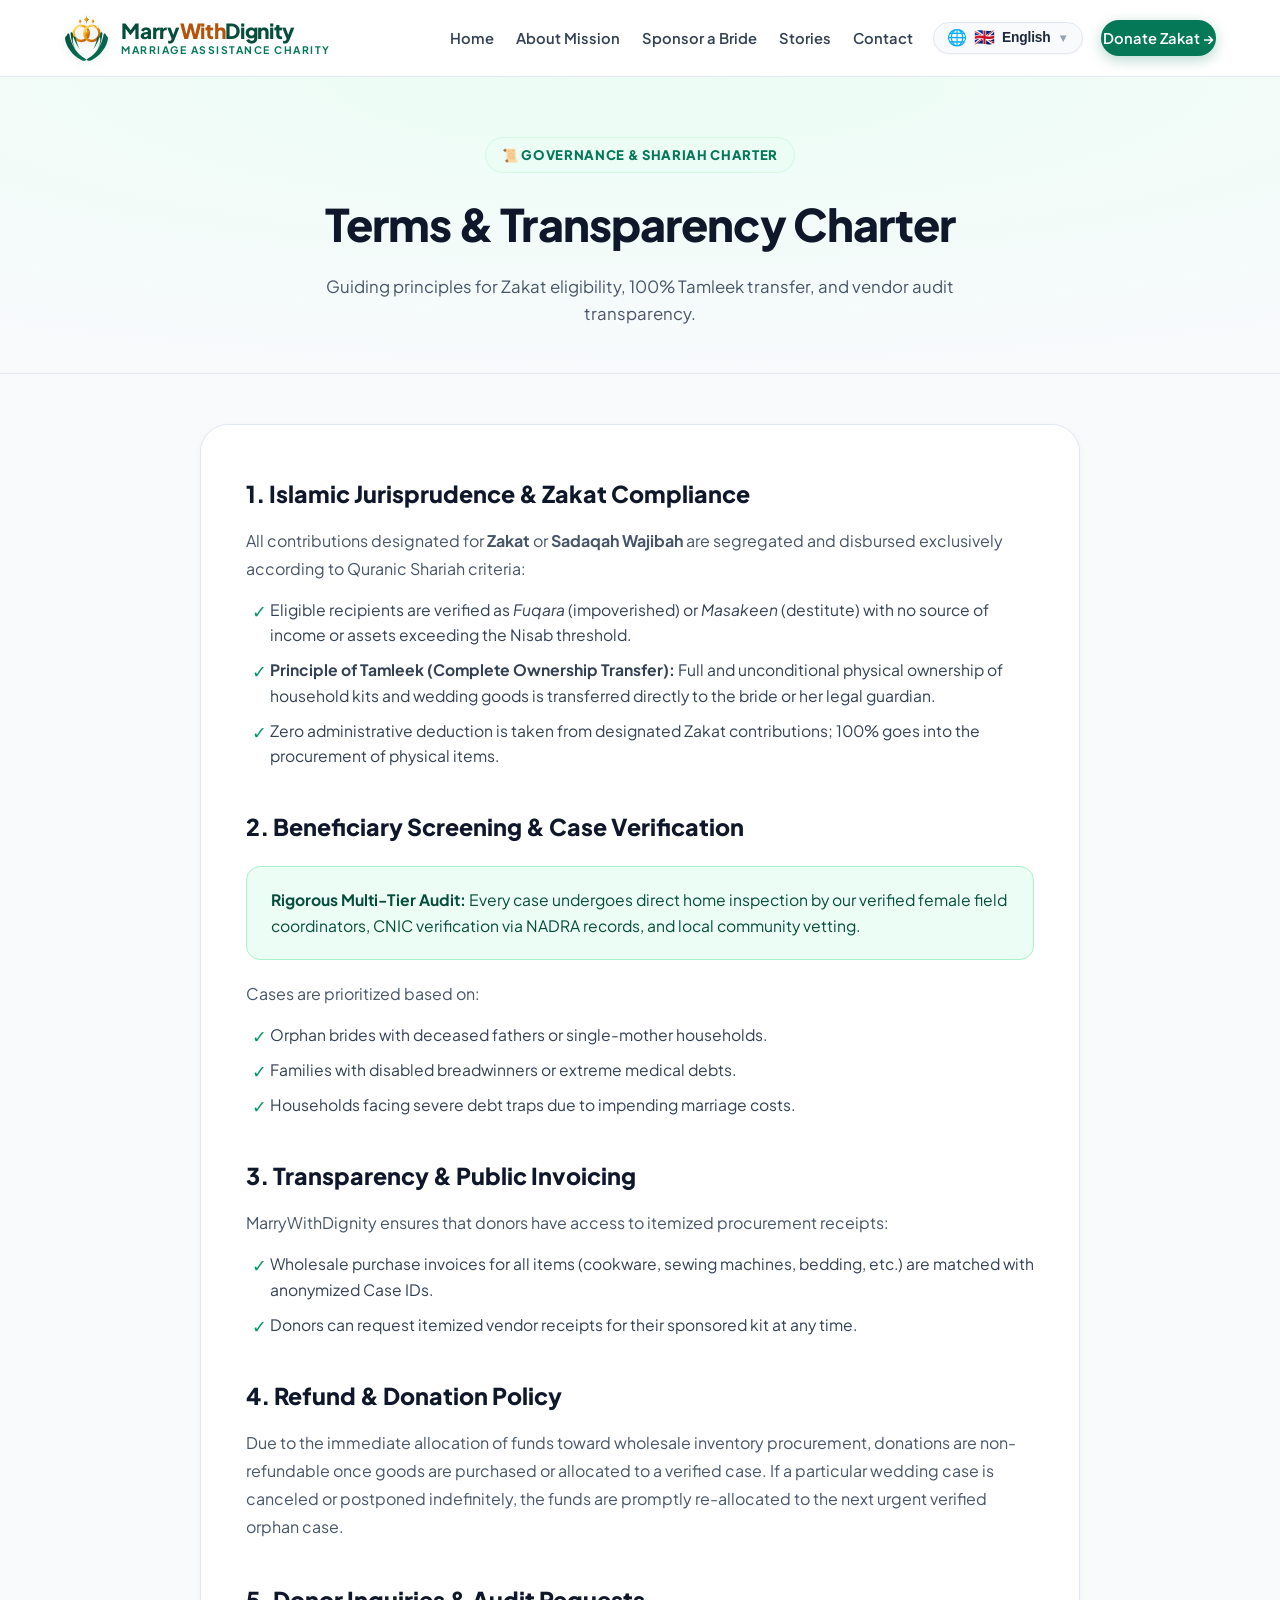
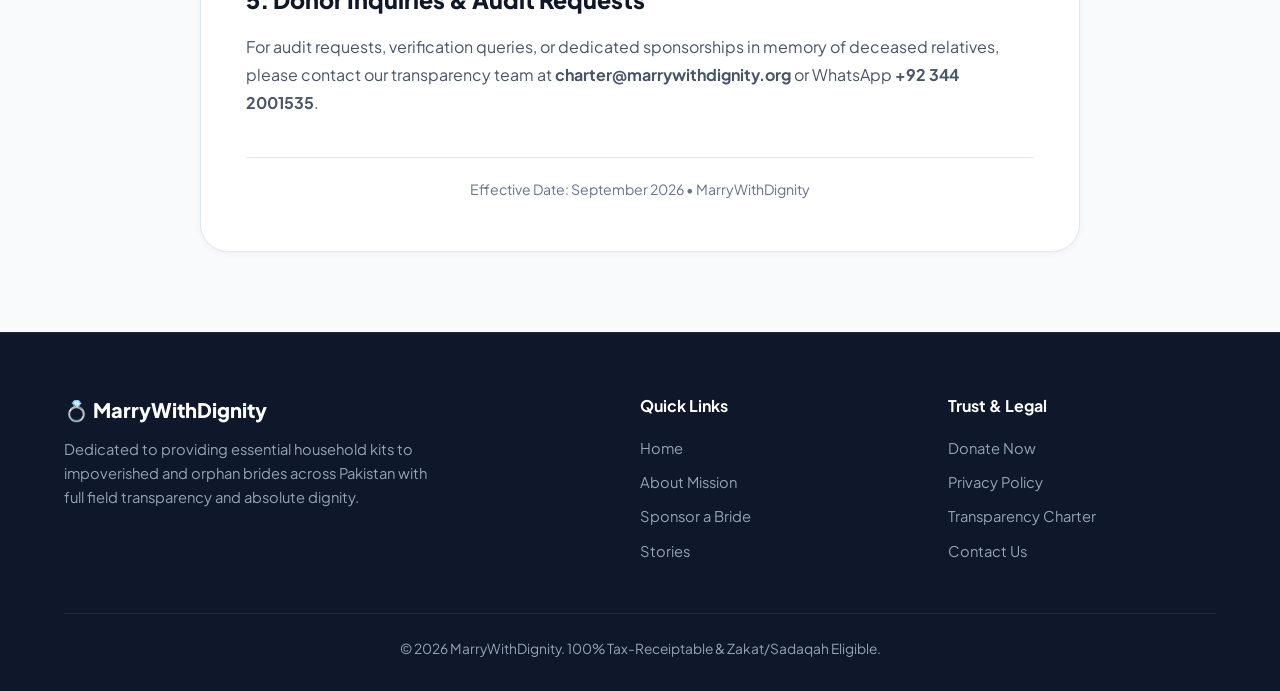
<file: terms.html>
<!DOCTYPE html>
<html lang="en">
<head>
  <meta charset="UTF-8">
  <meta name="viewport" content="width=device-width, initial-scale=1.0">
  <title>Terms &amp; Transparency Charter - MarryWithDignity</title>
  <meta name="description" content="Terms and Transparency Charter of MarryWithDignity. Complete governance, Zakat eligibility criteria, and Tamleek distribution policies.">
  <link rel="canonical" href="https://marrywithdignity.org/terms.html">

  <!-- Favicon & Brand Icons -->
  <link rel="icon" type="image/svg+xml" href="favicon.svg">
  <link rel="icon" type="image/png" sizes="32x32" href="favicon-32x32.png">
  <link rel="icon" type="image/png" sizes="16x16" href="favicon-16x16.png">
  <link rel="apple-touch-icon" sizes="180x180" href="apple-touch-icon.png">
  <link rel="shortcut icon" href="favicon.ico">
  <link rel="manifest" href="site.webmanifest">
  <meta name="theme-color" content="#065f46">

  <!-- Google Fonts: Plus Jakarta Sans & Noto Nastaliq Urdu -->
  <link rel="preconnect" href="https://fonts.googleapis.com">
  <link rel="preconnect" href="https://fonts.gstatic.com" crossorigin>
  <link href="https://fonts.googleapis.com/css2?family=Noto+Nastaliq+Urdu:wght@400;700&family=Plus+Jakarta+Sans:wght@400;500;600;700;800&display=swap" rel="stylesheet">
  <link rel="stylesheet" href="assets/rareui.css">
  <link rel="stylesheet" href="assets/language.css">
  
  <style>
    :root {
      --primary-900: #064e3b;
      --primary-800: #065f46;
      --primary-700: #047857;
      --primary-600: #059669;
      --primary-500: #10b981;
      --primary-100: #d1fae5;
      --primary-50: #ecfdf5;
      --slate-900: #0f172a;
      --slate-800: #1e293b;
      --slate-700: #334155;
      --slate-600: #475569;
      --slate-500: #64748b;
      --slate-400: #94a3b8;
      --slate-200: #e2e8f0;
      --slate-100: #f1f5f9;
      --slate-50: #f8fafc;
      --white: #ffffff;
      --shadow-sm: 0 2px 6px 0 rgba(0, 0, 0, 0.04);
      --shadow-md: 0 6px 20px -2px rgba(15, 23, 42, 0.08);
      --shadow-lg: 0 12px 32px -4px rgba(15, 23, 42, 0.12);
      --shadow-primary: 0 8px 25px -4px rgba(4, 120, 87, 0.28);
      --radius-sm: 8px;
      --radius-md: 14px;
      --radius-lg: 20px;
      --radius-xl: 28px;
      --radius-full: 9999px;
      --transition-fast: 0.2s cubic-bezier(0.16, 1, 0.3, 1);
      --transition-normal: 0.3s cubic-bezier(0.16, 1, 0.3, 1);
    }

    *, *::before, *::after {
      box-sizing: border-box;
      margin: 0;
      padding: 0;
    }

    html {
      scroll-behavior: smooth;
      -webkit-text-size-adjust: 100%;
    }

    body {
      font-family: 'Plus Jakarta Sans', system-ui, -apple-system, sans-serif;
      font-size: 16px;
      line-height: 1.65;
      color: var(--slate-700);
      background-color: var(--slate-50);
      overflow-x: hidden;
      -webkit-font-smoothing: antialiased;
    }

    a {
      text-decoration: none;
      color: inherit;
      transition: color var(--transition-fast);
    }

    .container {
      width: 100%;
      max-width: 1200px;
      margin-left: auto;
      margin-right: auto;
      padding-left: 24px;
      padding-right: 24px;
    }

    /* NAVBAR */
    .navbar {
      position: sticky;
      top: 0;
      background: rgba(255, 255, 255, 0.96);
      backdrop-filter: blur(12px);
      -webkit-backdrop-filter: blur(12px);
      border-bottom: 1px solid var(--slate-200);
      z-index: 1000;
      padding: 14px 0;
      width: 100%;
    }

    .nav-container {
      display: flex;
      justify-content: space-between;
      align-items: center;
      gap: 20px;
    }

            .nav-logo-link {
      display: inline-flex;
      align-items: center;
      text-decoration: none;
      flex-shrink: 0;
      gap: 12px;
    }

    .nav-logo {
      height: 48px;
      width: auto;
      object-fit: contain;
      transition: transform 0.2s ease;
      filter: drop-shadow(0 2px 5px rgba(6, 78, 59, 0.12));
    }

    .nav-logo-link:hover .nav-logo {
      transform: scale(1.06);
    }

    .nav-logo-brand {
      display: flex;
      flex-direction: column;
      justify-content: center;
      line-height: 1.15;
    }

    .nav-logo-title {
      font-size: 1.30rem;
      font-weight: 800;
      color: var(--primary-900);
      letter-spacing: -0.35px;
      font-family: 'Plus Jakarta Sans', sans-serif;
      line-height: 1.1;
      text-decoration: none;
      white-space: nowrap;
    }

    .nav-logo-title .text-gold {
      color: var(--accent-gold-dark, #b45309);
    }

    .nav-logo-tagline {
      font-size: 0.65rem;
      font-weight: 700;
      color: var(--primary-700);
      letter-spacing: 1.5px;
      text-transform: uppercase;
      font-family: 'Plus Jakarta Sans', sans-serif;
      margin-top: 2px;
      white-space: nowrap;
    }

    .nav-links {
      display: flex;
      gap: 18px;
      list-style: none;
      align-items: center;
    }

    .nav-links a {
      font-weight: 600;
      font-size: 0.92rem;
      color: var(--slate-700);
      padding: 6px 2px;
      position: relative;
      white-space: nowrap;
      transition: color var(--transition-fast);
    }

    .nav-links a:hover, .nav-links a.active {
      color: var(--primary-700);
    }

    .nav-cta-btn {
      background: var(--primary-700);
      color: var(--white) !important;
      padding: 9px 20px;
      border-radius: var(--radius-full);
      font-weight: 700;
      font-size: 0.88rem;
      box-shadow: 0 4px 14px rgba(4, 120, 87, 0.28);
      transition: all var(--transition-normal);
      display: inline-flex;
      align-items: center;
      justify-content: center;
      gap: 6px;
      white-space: nowrap;
      flex-shrink: 0;
      text-align: center;
    }

    .nav-cta-btn:hover {
      background: var(--primary-800);
      transform: translateY(-2px);
      box-shadow: 0 6px 18px rgba(4, 120, 87, 0.38);
    }

    .mobile-menu-toggle {
      display: none;
      background: var(--slate-100);
      border: 1px solid var(--slate-200);
      color: var(--slate-800);
      font-size: 1.35rem;
      width: 44px;
      height: 44px;
      border-radius: 10px;
      cursor: pointer;
      align-items: center;
      justify-content: center;
      transition: all var(--transition-fast);
      outline: none;
      -webkit-tap-highlight-color: transparent;
    }

    .mobile-menu-toggle:hover, .mobile-menu-toggle:focus {
      background: var(--primary-50);
      border-color: var(--primary-200);
      color: var(--primary-700);
    }

    /* HEADER BANNER */
    .page-hero {
      background: radial-gradient(100% 100% at 50% 0%, #ecfdf5 0%, #f8fafc 100%);
      padding: 60px 0 45px 0;
      text-align: center;
      border-bottom: 1px solid var(--slate-200);
    }

    .page-tag {
      display: inline-flex;
      align-items: center;
      gap: 6px;
      background: var(--primary-50);
      border: 1px solid var(--primary-100);
      color: var(--primary-700);
      font-size: 0.82rem;
      font-weight: 800;
      text-transform: uppercase;
      letter-spacing: 0.05em;
      padding: 6px 16px;
      border-radius: var(--radius-full);
      margin-bottom: 14px;
    }

    .page-title {
      font-size: clamp(2rem, 4vw, 2.8rem);
      font-weight: 800;
      color: var(--slate-900);
      letter-spacing: -0.02em;
      margin-bottom: 12px;
    }

    .page-subtitle {
      color: var(--slate-600);
      font-size: 1.05rem;
      max-width: 680px;
      margin: 0 auto;
    }

    /* CONTENT WRAPPER */
    .policy-container {
      max-width: 880px;
      margin: 50px auto 80px auto;
      background: var(--white);
      border: 1px solid var(--slate-200);
      border-radius: var(--radius-xl);
      padding: 50px 45px;
      box-shadow: var(--shadow-sm);
    }

    .policy-section {
      margin-bottom: 40px;
    }

    .policy-section:last-child {
      margin-bottom: 0;
    }

    .policy-section h2 {
      font-size: 1.45rem;
      font-weight: 800;
      color: var(--slate-900);
      margin-bottom: 14px;
      display: flex;
      align-items: center;
      gap: 10px;
    }

    .policy-section p {
      font-size: 1rem;
      color: var(--slate-600);
      line-height: 1.75;
      margin-bottom: 14px;
    }

    .policy-section ul {
      list-style: none;
      margin: 14px 0 18px 0;
    }

    .policy-section ul li {
      position: relative;
      padding-left: 24px;
      margin-bottom: 10px;
      font-size: 0.98rem;
      color: var(--slate-700);
      line-height: 1.6;
    }

    .policy-section ul li::before {
      content: "✓";
      color: var(--primary-600);
      font-weight: 800;
      font-size: 1.1rem;
      position: absolute;
      left: 6px;
      top: 0px;
    }

    .highlight-card {
      background: #ecfdf5;
      border: 1px solid #a7f3d0;
      border-radius: var(--radius-md);
      padding: 20px 24px;
      margin: 20px 0;
      color: var(--primary-900);
      font-size: 0.98rem;
    }

    /* FOOTER */
    footer {
      background: var(--slate-900);
      color: var(--slate-400);
      padding: 60px 0 30px 0;
      font-size: 0.92rem;
      border-top: 1px solid var(--slate-800);
    }

    .footer-grid {
      display: grid;
      grid-template-columns: 2fr 1fr 1fr;
      gap: 40px;
      margin-bottom: 40px;
    }

    .footer-brand p {
      margin-top: 12px;
      max-width: 380px;
      line-height: 1.6;
    }

    .footer-links h5 {
      color: var(--white);
      font-size: 1rem;
      margin-bottom: 16px;
    }

    .footer-links ul { list-style: none; }
    .footer-links li { margin-bottom: 10px; }
    .footer-links a:hover { color: var(--white); }

    .footer-bottom {
      text-align: center;
      padding-top: 24px;
      border-top: 1px solid var(--slate-800);
      font-size: 0.86rem;
    }

    /* RESPONSIVE */
    @keyframes navSlideDown {
      from {
        opacity: 0;
        transform: translateY(-8px);
      }
      to {
        opacity: 1;
        transform: translateY(0);
      }
    }

    @media (max-width: 1024px) {
      .navbar { padding: 10px 0; }
      .mobile-menu-toggle { display: flex; }

      .nav-links {
        position: absolute;
        top: 100%;
        left: 0;
        right: 0;
        width: 100%;
        background: var(--white);
        flex-direction: column;
        align-items: stretch;
        gap: 0;
        padding: 16px 24px 24px 24px;
        border-bottom: 2px solid var(--primary-600);
        box-shadow: var(--shadow-lg);
        display: none;
        z-index: 1001;
      }

      .nav-links.active {
        display: flex;
        animation: navSlideDown 0.22s cubic-bezier(0.16, 1, 0.3, 1) forwards;
      }

      .nav-links li {
        width: 100%;
        border-bottom: 1px solid var(--slate-100);
      }
      .nav-links li:last-child {
        border-bottom: none;
      }
      .nav-links a {
        display: block;
        padding: 13px 4px;
        font-size: 1.02rem;
      }
      .nav-links a.active::after {
        display: none;
      }
      .nav-cta-btn {
        display: flex;
        justify-content: center;
        text-align: center;
        margin-top: 14px;
        padding: 13px 20px;
        width: 100%;
        box-sizing: border-box;
      }

      .footer-grid { grid-template-columns: 1fr 1fr; }
    }

    @media (max-width: 480px) {
      .container { padding-left: 16px; padding-right: 16px; }
      .nav-logo { height: 38px; }
      .nav-logo-title { font-size: 1.08rem; }
      .nav-logo-tagline { font-size: 0.54rem; letter-spacing: 0.8px; }
    }
  </style>
</head>
<body>

  <!-- STICKY NAVBAR -->
  <nav class="navbar">
    <div class="container nav-container">
      <a href="index.html" class="nav-logo-link">
        <img src="images/logo-icon.svg" alt="MarryWithDignity Logo" class="nav-logo">
        <div class="nav-logo-brand">
          <span class="nav-logo-title">Marry<span class="text-gold">With</span>Dignity</span>
          <span class="nav-logo-tagline">Marriage Assistance Charity</span>
        </div>
      </a>

      <button class="mobile-menu-toggle" id="mobileMenuBtn" aria-label="Toggle Menu">
        <span>☰</span>
      </button>

      <ul class="nav-links" id="navLinks">
        <li><a href="index.html">Home</a></li>
        <li><a href="about.html">About Mission</a></li>
        <li><a href="donate.html">Sponsor a Bride</a></li>
        <li><a href="stories.html">Stories</a></li>
        <li><a href="contact.html">Contact</a></li>
        <li class="nav-lang-item">
          <div class="lang-selector-wrapper"></div>
        </li>
        <li><a href="donate.html" class="nav-cta-btn">Donate Zakat →</a></li>
      </ul>
    </div>
  </nav>

  <!-- PAGE HEADER -->
  <header class="page-hero">
    <div class="container">
      <div class="page-tag">📜 GOVERNANCE &amp; SHARIAH CHARTER</div>
      <h1 class="page-title">Terms &amp; Transparency Charter</h1>
      <p class="page-subtitle">Guiding principles for Zakat eligibility, 100% Tamleek transfer, and vendor audit transparency.</p>
    </div>
  </header>

  <!-- MAIN TERMS CONTENT -->
  <main class="container">
    <div class="policy-container">
      
      <div class="policy-section">
        <h2>1. Islamic Jurisprudence &amp; Zakat Compliance</h2>
        <p>
          All contributions designated for <strong>Zakat</strong> or <strong>Sadaqah Wajibah</strong> are segregated and disbursed exclusively according to Quranic Shariah criteria:
        </p>
        <ul>
          <li>Eligible recipients are verified as <em>Fuqara</em> (impoverished) or <em>Masakeen</em> (destitute) with no source of income or assets exceeding the Nisab threshold.</li>
          <li><strong>Principle of Tamleek (Complete Ownership Transfer):</strong> Full and unconditional physical ownership of household kits and wedding goods is transferred directly to the bride or her legal guardian.</li>
          <li>Zero administrative deduction is taken from designated Zakat contributions; 100% goes into the procurement of physical items.</li>
        </ul>
      </div>

      <div class="policy-section">
        <h2>2. Beneficiary Screening &amp; Case Verification</h2>
        <div class="highlight-card">
          <strong>Rigorous Multi-Tier Audit:</strong> Every case undergoes direct home inspection by our verified female field coordinators, CNIC verification via NADRA records, and local community vetting.
        </div>
        <p>Cases are prioritized based on:</p>
        <ul>
          <li>Orphan brides with deceased fathers or single-mother households.</li>
          <li>Families with disabled breadwinners or extreme medical debts.</li>
          <li>Households facing severe debt traps due to impending marriage costs.</li>
        </ul>
      </div>

      <div class="policy-section">
        <h2>3. Transparency &amp; Public Invoicing</h2>
        <p>
          MarryWithDignity ensures that donors have access to itemized procurement receipts:
        </p>
        <ul>
          <li>Wholesale purchase invoices for all items (cookware, sewing machines, bedding, etc.) are matched with anonymized Case IDs.</li>
          <li>Donors can request itemized vendor receipts for their sponsored kit at any time.</li>
        </ul>
      </div>

      <div class="policy-section">
        <h2>4. Refund &amp; Donation Policy</h2>
        <p>
          Due to the immediate allocation of funds toward wholesale inventory procurement, donations are non-refundable once goods are purchased or allocated to a verified case. If a particular wedding case is canceled or postponed indefinitely, the funds are promptly re-allocated to the next urgent verified orphan case.
        </p>
      </div>

      <div class="policy-section">
        <h2>5. Donor Inquiries &amp; Audit Requests</h2>
        <p>
          For audit requests, verification queries, or dedicated sponsorships in memory of deceased relatives, please contact our transparency team at <strong>charter@marrywithdignity.org</strong> or WhatsApp <strong>+92 344 2001535</strong>.
        </p>
      </div>

      <div style="margin-top: 30px; padding-top: 20px; border-top: 1px solid var(--slate-200); font-size: 0.88rem; color: var(--slate-500); text-align: center;">
        Effective Date: September 2026 • MarryWithDignity
      </div>

    </div>
  </main>

  <!-- FOOTER -->
  <footer>
    <div class="container">
      <div class="footer-grid">
        <div class="footer-brand">
          <h4 style="color: var(--white); font-size: 1.25rem; font-weight: 800;">💍 MarryWithDignity</h4>
          <p>
            Dedicated to providing essential household kits to impoverished and orphan brides across Pakistan with full field transparency and absolute dignity.
          </p>
        </div>
        <div class="footer-links">
          <h5>Quick Links</h5>
          <ul>
            <li><a href="index.html">Home</a></li>
            <li><a href="about.html">About Mission</a></li>
            <li><a href="donate.html">Sponsor a Bride</a></li>
            <li><a href="stories.html">Stories</a></li>
          </ul>
        </div>
        <div class="footer-links">
          <h5>Trust &amp; Legal</h5>
          <ul>
            <li><a href="donate.html">Donate Now</a></li>
            <li><a href="privacy-policy.html">Privacy Policy</a></li>
            <li><a href="terms.html">Transparency Charter</a></li>
            <li><a href="contact.html">Contact Us</a></li>
          </ul>
        </div>
      </div>

      <div class="footer-bottom">
        <p>© 2026 MarryWithDignity. 100% Tax-Receiptable &amp; Zakat/Sadaqah Eligible.</p>
      </div>
    </div>
  </footer>

  <!-- MOBILE MENU SCRIPT -->
  <script>
    document.addEventListener('DOMContentLoaded', function() {
      const mobileMenuBtn = document.getElementById('mobileMenuBtn');
      const navLinks = document.getElementById('navLinks');

      if (mobileMenuBtn && navLinks) {
        mobileMenuBtn.addEventListener('click', function(e) {
          e.stopPropagation();
          const isActive = navLinks.classList.toggle('active');
          mobileMenuBtn.innerHTML = isActive ? '<span>✕</span>' : '<span>☰</span>';
        });

        navLinks.querySelectorAll('a').forEach(link => {
          link.addEventListener('click', function() {
            navLinks.classList.remove('active');
            mobileMenuBtn.innerHTML = '<span>☰</span>';
          });
        });

        document.addEventListener('click', function(e) {
          if (!navLinks.contains(e.target) && !mobileMenuBtn.contains(e.target)) {
            navLinks.classList.remove('active');
            mobileMenuBtn.innerHTML = '<span>☰</span>';
          }
        });
      }
    });
  </script>
  <script src="assets/language.js"></script>
  <script src="assets/rareui.js"></script>
</body>
</html>
</file>
<file: assets/rareui.css>
/* ========================================================
   RARE UI (RareUI) - Modern Animated Interactive UI System
   Inspired by RareUI & Aceternity UI for Next-Gen Web Design
   ======================================================== */

:root {
  --rare-primary: #059669;
  --rare-primary-light: #10b981;
  --rare-primary-glow: rgba(16, 185, 129, 0.35);
  --rare-accent-gold: #f59e0b;
  --rare-accent-glow: rgba(245, 158, 11, 0.3);
  --rare-purple-glow: rgba(147, 51, 234, 0.25);
  --rare-card-bg: rgba(255, 255, 255, 0.9);
  --rare-card-border: rgba(226, 232, 240, 0.8);
  --rare-dark-card: rgba(15, 23, 42, 0.75);
}

/* ========================================================
   1. AURORA & AMBIENT GLOW EFFECTS
   ======================================================== */
.rare-aurora-bg {
  position: relative;
  overflow: hidden;
}

.rare-aurora-bg::before {
  content: '';
  position: absolute;
  top: -50%;
  left: -50%;
  width: 200%;
  height: 200%;
  background: radial-gradient(circle at 50% 50%, rgba(16, 185, 129, 0.12), transparent 45%),
              radial-gradient(circle at 20% 20%, rgba(245, 158, 11, 0.1), transparent 35%),
              radial-gradient(circle at 80% 80%, rgba(99, 102, 241, 0.08), transparent 40%);
  animation: rareAuroraRotate 20s linear infinite;
  pointer-events: none;
  z-index: 0;
}

@keyframes rareAuroraRotate {
  0% { transform: rotate(0deg) scale(1); }
  50% { transform: rotate(180deg) scale(1.1); }
  100% { transform: rotate(360deg) scale(1); }
}

.rare-glow-orb {
  position: absolute;
  border-radius: 50%;
  filter: blur(60px);
  pointer-events: none;
  z-index: 0;
  opacity: 0.6;
  animation: rareOrbFloat 8s ease-in-out infinite alternate;
}

.rare-glow-orb.emerald {
  background: radial-gradient(circle, rgba(16, 185, 129, 0.35) 0%, rgba(5, 150, 105, 0) 70%);
}

.rare-glow-orb.gold {
  background: radial-gradient(circle, rgba(245, 158, 11, 0.3) 0%, rgba(217, 119, 6, 0) 70%);
}

.rare-glow-orb.indigo {
  background: radial-gradient(circle, rgba(99, 102, 241, 0.25) 0%, rgba(79, 70, 229, 0) 70%);
}

@keyframes rareOrbFloat {
  0% { transform: translate(0, 0) scale(1); }
  100% { transform: translate(25px, -30px) scale(1.15); }
}

/* ========================================================
   2. SPOTLIGHT CARDS (MOUSE FOLLOWING RADIAL GLOW)
   ======================================================== */
.rare-spotlight {
  position: relative;
  overflow: hidden;
  transition: transform 0.35s cubic-bezier(0.2, 0.8, 0.2, 1), box-shadow 0.35s ease;
}

.rare-spotlight::after {
  content: '';
  position: absolute;
  inset: 0;
  border-radius: inherit;
  background: radial-gradient(600px circle at var(--mouse-x, -500px) var(--mouse-y, -500px), rgba(16, 185, 129, 0.12), transparent 40%);
  pointer-events: none;
  opacity: 0;
  transition: opacity 0.3s ease;
  z-index: 2;
}

.rare-spotlight:hover::after {
  opacity: 1;
}

.rare-spotlight-gold::after {
  background: radial-gradient(600px circle at var(--mouse-x, -500px) var(--mouse-y, -500px), rgba(245, 158, 11, 0.15), transparent 40%) !important;
}

/* ========================================================
   3. 3D TILT EFFECT
   ======================================================== */
.rare-tilt {
  transform-style: preserve-3d;
  perspective: 1000px;
  transition: transform 0.2s cubic-bezier(0.2, 0.8, 0.2, 1), box-shadow 0.3s ease;
  will-change: transform;
}

.rare-tilt:hover {
  box-shadow: 0 20px 40px -15px rgba(5, 150, 105, 0.2), 0 0 25px rgba(16, 185, 129, 0.1);
}

/* ========================================================
   4. SHIMMER BUTTONS & RADIANT BORDERS
   ======================================================== */
.rare-shimmer-btn {
  position: relative;
  overflow: hidden;
  transition: all 0.3s cubic-bezier(0.2, 0.8, 0.2, 1);
  box-shadow: 0 4px 15px rgba(5, 150, 105, 0.3);
}

.rare-shimmer-btn::before {
  content: '';
  position: absolute;
  top: 0;
  left: -120%;
  width: 80%;
  height: 100%;
  background: linear-gradient(90deg, transparent, rgba(255, 255, 255, 0.35), transparent);
  transform: skewX(-25deg);
  animation: rareShimmerSweep 3.5s infinite;
}

@keyframes rareShimmerSweep {
  0% { left: -120%; }
  30%, 100% { left: 160%; }
}

.rare-shimmer-btn:hover {
  transform: translateY(-3px) scale(1.02);
  box-shadow: 0 10px 25px rgba(5, 150, 105, 0.45), 0 0 15px rgba(16, 185, 129, 0.3);
}

.rare-shimmer-btn:active {
  transform: translateY(1px) scale(0.98);
}

/* Radiant Glowing Outline Card */
.rare-radiant-card {
  position: relative;
  border-radius: 16px;
  background: #ffffff;
  padding: 1px;
}

.rare-radiant-card::before {
  content: '';
  position: absolute;
  inset: -2px;
  background: linear-gradient(135deg, #10b981, #f59e0b, #059669, #3b82f6);
  background-size: 300% 300%;
  border-radius: 18px;
  z-index: -1;
  animation: rareGradientShift 6s ease infinite;
  opacity: 0.7;
  filter: blur(4px);
  transition: opacity 0.3s ease;
}

.rare-radiant-card:hover::before {
  opacity: 1;
  filter: blur(8px);
}

@keyframes rareGradientShift {
  0% { background-position: 0% 50%; }
  50% { background-position: 100% 50%; }
  100% { background-position: 0% 50%; }
}

/* ========================================================
   5. FLOATING & PULSE ANIMATIONS
   ======================================================== */
.rare-float {
  animation: rareFloatSlow 4s ease-in-out infinite alternate;
}

@keyframes rareFloatSlow {
  0% { transform: translateY(0px); }
  100% { transform: translateY(-8px); }
}

.rare-pulse-badge {
  display: inline-flex;
  align-items: center;
  gap: 8px;
  position: relative;
}

.rare-pulse-dot {
  width: 8px;
  height: 8px;
  border-radius: 50%;
  background-color: #10b981;
  position: relative;
}

.rare-pulse-dot::after {
  content: '';
  position: absolute;
  inset: -4px;
  border-radius: 50%;
  background-color: rgba(16, 185, 129, 0.5);
  animation: rareDotPulse 2s cubic-bezier(0, 0, 0.2, 1) infinite;
}

@keyframes rareDotPulse {
  0% { transform: scale(0.95); opacity: 1; }
  100% { transform: scale(2.4); opacity: 0; }
}

/* ========================================================
   6. SCROLL REVEAL ANIMATIONS
   ======================================================== */
.rare-reveal {
  opacity: 0;
  transform: translateY(30px);
  transition: opacity 0.7s cubic-bezier(0.16, 1, 0.3, 1), transform 0.7s cubic-bezier(0.16, 1, 0.3, 1);
  will-change: opacity, transform;
}

.rare-reveal.rare-visible {
  opacity: 1;
  transform: translateY(0);
}

.rare-reveal-left {
  opacity: 0;
  transform: translateX(-40px);
  transition: opacity 0.7s cubic-bezier(0.16, 1, 0.3, 1), transform 0.7s cubic-bezier(0.16, 1, 0.3, 1);
}

.rare-reveal-left.rare-visible {
  opacity: 1;
  transform: translateX(0);
}

.rare-reveal-right {
  opacity: 0;
  transform: translateX(40px);
  transition: opacity 0.7s cubic-bezier(0.16, 1, 0.3, 1), transform 0.7s cubic-bezier(0.16, 1, 0.3, 1);
}

.rare-reveal-right.rare-visible {
  opacity: 1;
  transform: translateX(0);
}

.rare-reveal-scale {
  opacity: 0;
  transform: scale(0.92);
  transition: opacity 0.7s cubic-bezier(0.16, 1, 0.3, 1), transform 0.7s cubic-bezier(0.16, 1, 0.3, 1);
}

.rare-reveal-scale.rare-visible {
  opacity: 1;
  transform: scale(1);
}

/* Stagger Delays */
.rare-delay-100 { transition-delay: 100ms; }
.rare-delay-200 { transition-delay: 200ms; }
.rare-delay-300 { transition-delay: 300ms; }
.rare-delay-400 { transition-delay: 400ms; }
.rare-delay-500 { transition-delay: 500ms; }

/* ========================================================
   7. INTERACTIVE RIPPLE EFFECT
   ======================================================== */
.rare-ripple-container {
  position: relative;
  overflow: hidden;
}

.rare-ripple {
  position: absolute;
  border-radius: 50%;
  transform: scale(0);
  animation: rareRippleAnim 0.6s linear;
  background-color: rgba(255, 255, 255, 0.45);
  pointer-events: none;
}

@keyframes rareRippleAnim {
  to {
    transform: scale(4);
    opacity: 0;
  }
}

/* ========================================================
   8. TOAST NOTIFICATION SYSTEM
   ======================================================== */
.rare-toast-container {
  position: fixed;
  bottom: 24px;
  right: 24px;
  z-index: 999999;
  display: flex;
  flex-direction: column;
  gap: 10px;
  pointer-events: none;
}

.rare-toast {
  background: rgba(15, 23, 42, 0.92);
  backdrop-filter: blur(12px);
  -webkit-backdrop-filter: blur(12px);
  color: #ffffff;
  padding: 14px 22px;
  border-radius: 12px;
  border: 1px solid rgba(16, 185, 129, 0.4);
  box-shadow: 0 10px 30px rgba(0, 0, 0, 0.3), 0 0 20px rgba(16, 185, 129, 0.25);
  font-size: 14.5px;
  font-weight: 500;
  display: flex;
  align-items: center;
  gap: 12px;
  opacity: 0;
  transform: translateY(20px) scale(0.95);
  transition: all 0.35s cubic-bezier(0.16, 1, 0.3, 1);
  pointer-events: auto;
}

.rare-toast.show {
  opacity: 1;
  transform: translateY(0) scale(1);
}

.rare-toast-icon {
  width: 24px;
  height: 24px;
  border-radius: 50%;
  background: #10b981;
  color: #ffffff;
  display: flex;
  align-items: center;
  justify-content: center;
  font-weight: bold;
  font-size: 13px;
  flex-shrink: 0;
}

/* ========================================================
   9. HERO FLOATING PARTICLES CANVAS
   ======================================================== */
.rare-particle-canvas {
  position: absolute;
  top: 0;
  left: 0;
  width: 100%;
  height: 100%;
  pointer-events: none;
  z-index: 1;
}

/* ========================================================
   10. NUMBER COUNTER PULSE
   ======================================================== */
.rare-counter-active {
  color: #059669;
  text-shadow: 0 0 15px rgba(16, 185, 129, 0.25);
}
</file>
<file: assets/language.css>
/* ========================================================
   MARRYWITHDIGNITY - MULTI-LANGUAGE SYSTEM STYLES
   ======================================================== */

/* Language Selector in Navbar */
.lang-selector-wrapper {
  position: relative;
  display: inline-block;
  user-select: none;
}

.lang-toggle-btn {
  display: inline-flex;
  align-items: center;
  gap: 7px;
  background: var(--slate-50, #f8fafc);
  border: 1px solid var(--slate-200, #e2e8f0);
  color: var(--slate-800, #1e293b);
  padding: 7px 13px;
  border-radius: var(--radius-full, 9999px);
  font-size: 0.88rem;
  font-weight: 600;
  cursor: pointer;
  transition: all 0.2s cubic-bezier(0.16, 1, 0.3, 1);
  box-shadow: 0 1px 3px rgba(0, 0, 0, 0.04);
}

.lang-toggle-btn:hover,
.lang-toggle-btn.active {
  background: var(--primary-50, #ecfdf5);
  border-color: var(--primary-500, #10b981);
  color: var(--primary-800, #065f46);
  box-shadow: 0 4px 12px rgba(16, 185, 129, 0.15);
}

.lang-toggle-btn .lang-globe-icon {
  font-size: 1rem;
  line-height: 1;
}

.lang-toggle-btn .lang-flag {
  font-size: 1.05rem;
  line-height: 1;
  display: inline-block;
}

.lang-toggle-btn .lang-current-name {
  font-size: 0.86rem;
  letter-spacing: -0.01em;
}

.lang-toggle-btn .lang-chevron {
  font-size: 0.72rem;
  color: var(--slate-400, #94a3b8);
  transition: transform 0.25s ease;
}

.lang-toggle-btn.open .lang-chevron {
  transform: rotate(180deg);
}

/* Dropdown Menu */
.lang-dropdown-menu {
  position: absolute;
  top: calc(100% + 8px);
  right: 0;
  width: 280px;
  max-height: 420px;
  background: #ffffff;
  border: 1px solid var(--slate-200, #e2e8f0);
  border-radius: 16px;
  box-shadow: 0 16px 36px -8px rgba(15, 23, 42, 0.18), 0 4px 12px rgba(0, 0, 0, 0.04);
  padding: 12px;
  display: flex;
  flex-direction: column;
  z-index: 10000;
  opacity: 0;
  visibility: hidden;
  transform: translateY(-8px) scale(0.97);
  transition: opacity 0.22s ease, transform 0.22s cubic-bezier(0.16, 1, 0.3, 1), visibility 0.22s;
  pointer-events: none;
}

.lang-dropdown-menu.show {
  opacity: 1;
  visibility: visible;
  transform: translateY(0) scale(1);
  pointer-events: auto;
}

/* Search Box Inside Dropdown */
.lang-search-box {
  position: relative;
  margin-bottom: 10px;
}

.lang-search-box input {
  width: 100%;
  padding: 8px 12px 8px 32px;
  font-size: 0.84rem;
  border: 1px solid var(--slate-200, #e2e8f0);
  border-radius: 10px;
  background: var(--slate-50, #f8fafc);
  color: var(--slate-800, #1e293b);
  outline: none;
  transition: border-color 0.2s, background 0.2s;
  box-sizing: border-box;
}

.lang-search-box input:focus {
  border-color: var(--primary-500, #10b981);
  background: #ffffff;
  box-shadow: 0 0 0 3px rgba(16, 185, 129, 0.12);
}

.lang-search-box .search-icon {
  position: absolute;
  left: 10px;
  top: 50%;
  transform: translateY(-50%);
  font-size: 0.85rem;
  color: var(--slate-400, #94a3b8);
  pointer-events: none;
}

/* Quick Language Pills */
.lang-quick-pills {
  display: flex;
  flex-wrap: wrap;
  gap: 5px;
  padding-bottom: 10px;
  margin-bottom: 8px;
  border-bottom: 1px solid var(--slate-100, #f1f5f9);
}

.lang-quick-pill {
  font-size: 0.76rem;
  font-weight: 600;
  padding: 4px 8px;
  border-radius: 6px;
  background: var(--slate-100, #f1f5f9);
  color: var(--slate-700, #334155);
  border: 1px solid transparent;
  cursor: pointer;
  transition: all 0.15s ease;
  display: inline-flex;
  align-items: center;
  gap: 4px;
}

.lang-quick-pill:hover,
.lang-quick-pill.active {
  background: var(--primary-100, #d1fae5);
  color: var(--primary-900, #064e3b);
  border-color: var(--primary-500, #10b981);
}

/* Scrollable Language List */
.lang-list {
  overflow-y: auto;
  max-height: 270px;
  display: flex;
  flex-direction: column;
  gap: 2px;
  padding-right: 4px;
}

/* Custom Scrollbar for Language List */
.lang-list::-webkit-scrollbar {
  width: 5px;
}

.lang-list::-webkit-scrollbar-track {
  background: var(--slate-50, #f8fafc);
  border-radius: 4px;
}

.lang-list::-webkit-scrollbar-thumb {
  background: var(--slate-300, #cbd5e1);
  border-radius: 4px;
}

.lang-list::-webkit-scrollbar-thumb:hover {
  background: var(--slate-400, #94a3b8);
}

/* Language Item */
.lang-item {
  display: flex;
  align-items: center;
  justify-content: space-between;
  padding: 8px 10px;
  border-radius: 8px;
  border: none;
  background: transparent;
  width: 100%;
  text-align: left;
  cursor: pointer;
  transition: background 0.15s ease, color 0.15s ease;
  color: var(--slate-700, #334155);
  box-sizing: border-box;
}

.lang-item:hover {
  background: var(--slate-50, #f8fafc);
  color: var(--primary-700, #047857);
}

.lang-item.active {
  background: var(--primary-50, #ecfdf5);
  color: var(--primary-900, #064e3b);
  font-weight: 700;
}

.lang-item-left {
  display: flex;
  align-items: center;
  gap: 9px;
}

.lang-item-flag {
  font-size: 1.15rem;
  line-height: 1;
}

.lang-item-names {
  display: flex;
  flex-direction: column;
  line-height: 1.25;
}

.lang-item-native {
  font-size: 0.88rem;
  font-weight: 600;
}

.lang-item-en {
  font-size: 0.72rem;
  color: var(--slate-400, #94a3b8);
}

.lang-item.active .lang-item-en {
  color: var(--primary-600, #059669);
}

.lang-item-check {
  font-size: 0.9rem;
  color: var(--primary-600, #059669);
  opacity: 0;
  transition: opacity 0.15s ease;
}

.lang-item.active .lang-item-check {
  opacity: 1;
}

/* Quick Toggle Switcher (EN <-> UR) */
.lang-quick-toggle-btn {
  display: inline-flex;
  align-items: center;
  gap: 5px;
  background: #ffffff;
  border: 1px solid var(--slate-200, #e2e8f0);
  padding: 6px 12px;
  border-radius: var(--radius-full, 9999px);
  font-size: 0.82rem;
  font-weight: 700;
  color: var(--primary-800, #065f46);
  cursor: pointer;
  transition: all 0.2s ease;
}

.lang-quick-toggle-btn:hover {
  background: var(--primary-50, #ecfdf5);
  border-color: var(--primary-600, #059669);
}

/* RTL (Right to Left) Styling for Urdu, Arabic, Persian, Pashto, Sindhi */
html[dir="rtl"] body,
body.lang-rtl {
  font-family: 'Plus Jakarta Sans', 'Noto Nastaliq Urdu', -apple-system, BlinkMacSystemFont, 'Segoe UI', Roboto, sans-serif;
  text-align: right;
}

html[dir="rtl"] .urdu-font,
body.lang-rtl .nav-links,
body.lang-rtl .hero-title,
body.lang-rtl .section-title,
body.lang-rtl .hero-subtitle,
body.lang-rtl .section-subtitle,
body.lang-rtl .package-card,
body.lang-rtl .story-card,
body.lang-rtl .faq-item,
body.lang-rtl .pay-card {
  font-family: 'Noto Nastaliq Urdu', 'Plus Jakarta Sans', sans-serif;
}

html[dir="rtl"] .lang-dropdown-menu {
  right: auto;
  left: 0;
  text-align: right;
}

html[dir="rtl"] .lang-search-box input {
  padding: 8px 32px 8px 12px;
  text-align: right;
}

html[dir="rtl"] .lang-search-box .search-icon {
  left: auto;
  right: 10px;
}

html[dir="rtl"] .lang-item {
  text-align: right;
}

html[dir="rtl"] .lang-item-left {
  flex-direction: row-reverse;
}

/* Hide Google Translate Banner & Tooltips */
.goog-te-banner-frame.skiptranslate,
.goog-te-banner-frame,
iframe.skiptranslate {
  display: none !important;
  visibility: hidden !important;
  height: 0 !important;
}

body {
  top: 0px !important;
  position: static !important;
}

#google_translate_element {
  display: none !important;
}

.goog-tooltip,
.goog-tooltip:hover,
.goog-text-highlight {
  display: none !important;
  background-color: transparent !important;
  border: none !important;
  box-shadow: none !important;
}

/* Responsive Tweaks */
@media (max-width: 1024px) {
  .lang-selector-wrapper {
    width: 100%;
    margin-top: 10px;
    margin-bottom: 6px;
  }

  .lang-toggle-btn {
    width: 100%;
    justify-content: space-between;
    padding: 11px 16px;
    font-size: 0.95rem;
    box-sizing: border-box;
  }

  .lang-dropdown-menu {
    position: static;
    width: 100%;
    max-height: 320px;
    box-shadow: 0 4px 16px rgba(0, 0, 0, 0.08);
    margin-top: 8px;
    box-sizing: border-box;
  }
}
</file>
